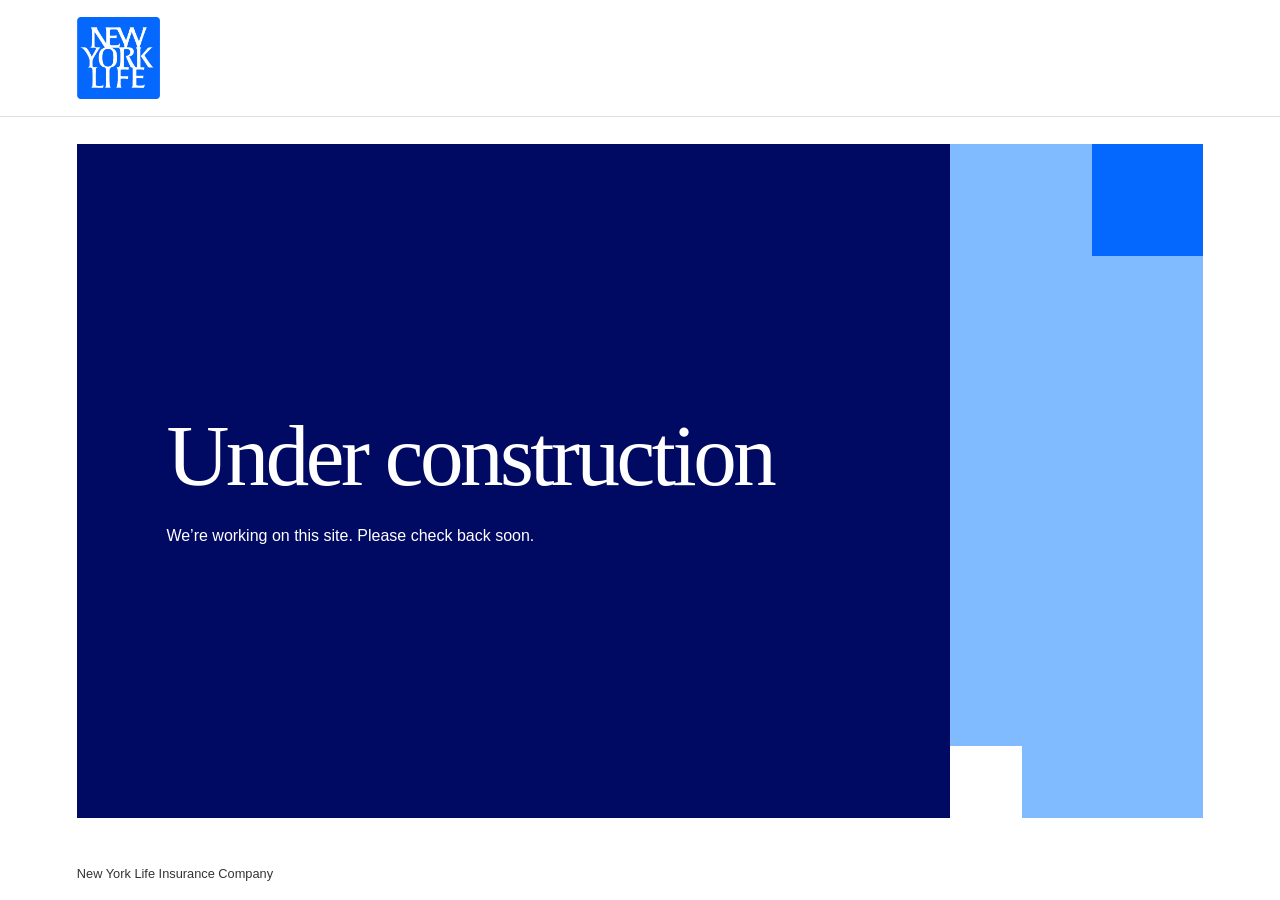
<file: index.html>
<!DOCTYPE html>
<html lang="en">
<head>
  <meta charset="UTF-8" />
  <meta name="viewport" content="width=device-width, initial-scale=1.0" />
  <meta name="robots" content="noindex, nofollow" />
  <meta name="theme-color" content="#0468FF" />
  <title>Under construction | New York Life</title>
  <link rel="icon" type="image/svg+xml" href="images/favicon.svg" />
  <style>
    :root {
      --nyl-blue: #0468FF;
      --nyl-dark-blue: #000A62;
      --nyl-light-blue: #80BAFF;
      --white: #FFFFFF;
      --black: #000000;
      --light-gray: #E3E0DD;
    }

    * { box-sizing: border-box; }

    html, body {
      width: 100%;
      height: 100%;
      margin: 0;
    }

    body {
      min-height: 100vh;
      min-height: 100dvh;
      background: var(--white);
      color: var(--black);
      font-family: Arial, Helvetica, sans-serif;
      -webkit-font-smoothing: antialiased;
    }

    .site-shell {
      height: 100vh;
      height: 100dvh;
      min-height: 620px;
      display: grid;
      grid-template-rows: auto minmax(0, 1fr) auto;
      overflow: hidden;
    }

    .site-header {
      display: flex;
      align-items: center;
      height: clamp(96px, 13vh, 124px);
      padding: 22px clamp(32px, 6vw, 88px);
      background: var(--white);
      border-bottom: 1px solid var(--light-gray);
      flex-shrink: 0;
    }

    .logo {
      display: block;
      width: clamp(70px, 6.5vw, 92px);
      height: auto;
    }

    .hero-wrap {
      min-height: 0;
      display: flex;
      padding: clamp(20px, 3vh, 34px) clamp(32px, 6vw, 88px) clamp(28px, 4vh, 44px);
    }

    .hero {
      position: relative;
      width: 100%;
      height: 100%;
      min-height: 0;
      display: grid;
      grid-template-columns: minmax(0, 1.55fr) minmax(220px, 0.45fr);
      overflow: hidden;
      background: var(--nyl-dark-blue);
    }

    .hero-copy {
      min-width: 0;
      display: flex;
      flex-direction: column;
      justify-content: center;
      padding: clamp(38px, 7vh, 76px) clamp(42px, 7vw, 112px);
      color: var(--white);
    }

    h1 {
      max-width: 780px;
      margin: 0;
      font-family: Georgia, "Times New Roman", serif;
      font-size: clamp(3.4rem, 6.8vw, 6.8rem);
      font-weight: 400;
      line-height: 0.96;
      letter-spacing: -0.04em;
    }

    .message {
      max-width: 620px;
      margin: clamp(22px, 3vh, 32px) 0 0;
      font-size: clamp(1rem, 1.25vw, 1.25rem);
      line-height: 1.5;
    }

    .accent {
      position: relative;
      background: var(--nyl-light-blue);
      overflow: hidden;
    }

    .accent::before {
      content: "";
      position: absolute;
      width: clamp(130px, 12vw, 190px);
      aspect-ratio: 1;
      right: -42px;
      top: -42px;
      background: var(--nyl-blue);
    }

    .accent::after {
      content: "";
      position: absolute;
      width: clamp(90px, 8vw, 130px);
      aspect-ratio: 1;
      left: -30px;
      bottom: -30px;
      background: var(--white);
    }

    .site-footer {
      min-height: 46px;
      display: flex;
      align-items: center;
      justify-content: space-between;
      gap: 24px;
      padding: 6px clamp(32px, 6vw, 88px) 12px;
      color: #333333;
      font-size: 0.8rem;
      line-height: 1.4;
    }

    @media (max-height: 760px) and (min-width: 761px) {
      .site-header {
        height: 88px;
        padding-top: 16px;
        padding-bottom: 16px;
      }

      .logo { width: 70px; }
      .hero-wrap { padding-top: 18px; padding-bottom: 28px; }
      .hero-copy { padding-top: 34px; padding-bottom: 34px; }
      h1 { font-size: clamp(3.2rem, 6vw, 5.8rem); }
      .message { margin-top: 20px; }
      .site-footer { min-height: 40px; padding-top: 8px; padding-bottom: 10px; }
    }

    @media (max-width: 760px) {
      .site-shell {
        height: auto;
        min-height: 100vh;
        min-height: 100dvh;
        overflow: visible;
      }

      .site-header {
        height: 92px;
      }

      .hero-wrap {
        padding: 20px 20px 24px;
      }

      .hero {
        min-height: 560px;
        height: auto;
        grid-template-columns: 1fr;
        grid-template-rows: minmax(0, 1fr) 96px;
      }

      .hero-copy {
        padding: 48px 30px 54px;
      }

      h1 {
        font-size: clamp(3.1rem, 15vw, 5rem);
      }

      .site-footer {
        flex-direction: column;
        align-items: flex-start;
        gap: 4px;
      }
    }
  </style>
</head>
<body>
<div class="site-shell">
  <header class="site-header" aria-label="New York Life">
    <img class="logo" src="images/logo.png" alt="New York Life" />
  </header>

  <main class="hero-wrap">
    <section class="hero" aria-labelledby="page-title">
      <div class="hero-copy">
        <h1 id="page-title">Under construction</h1>
        <p class="message">We’re working on this site. Please check back soon.</p>
      </div>
      <div class="accent" aria-hidden="true"></div>
    </section>
  </main>

  <footer class="site-footer">
    <span>New York Life Insurance Company</span>
  </footer>
</div>
</body>
</html>
</file>
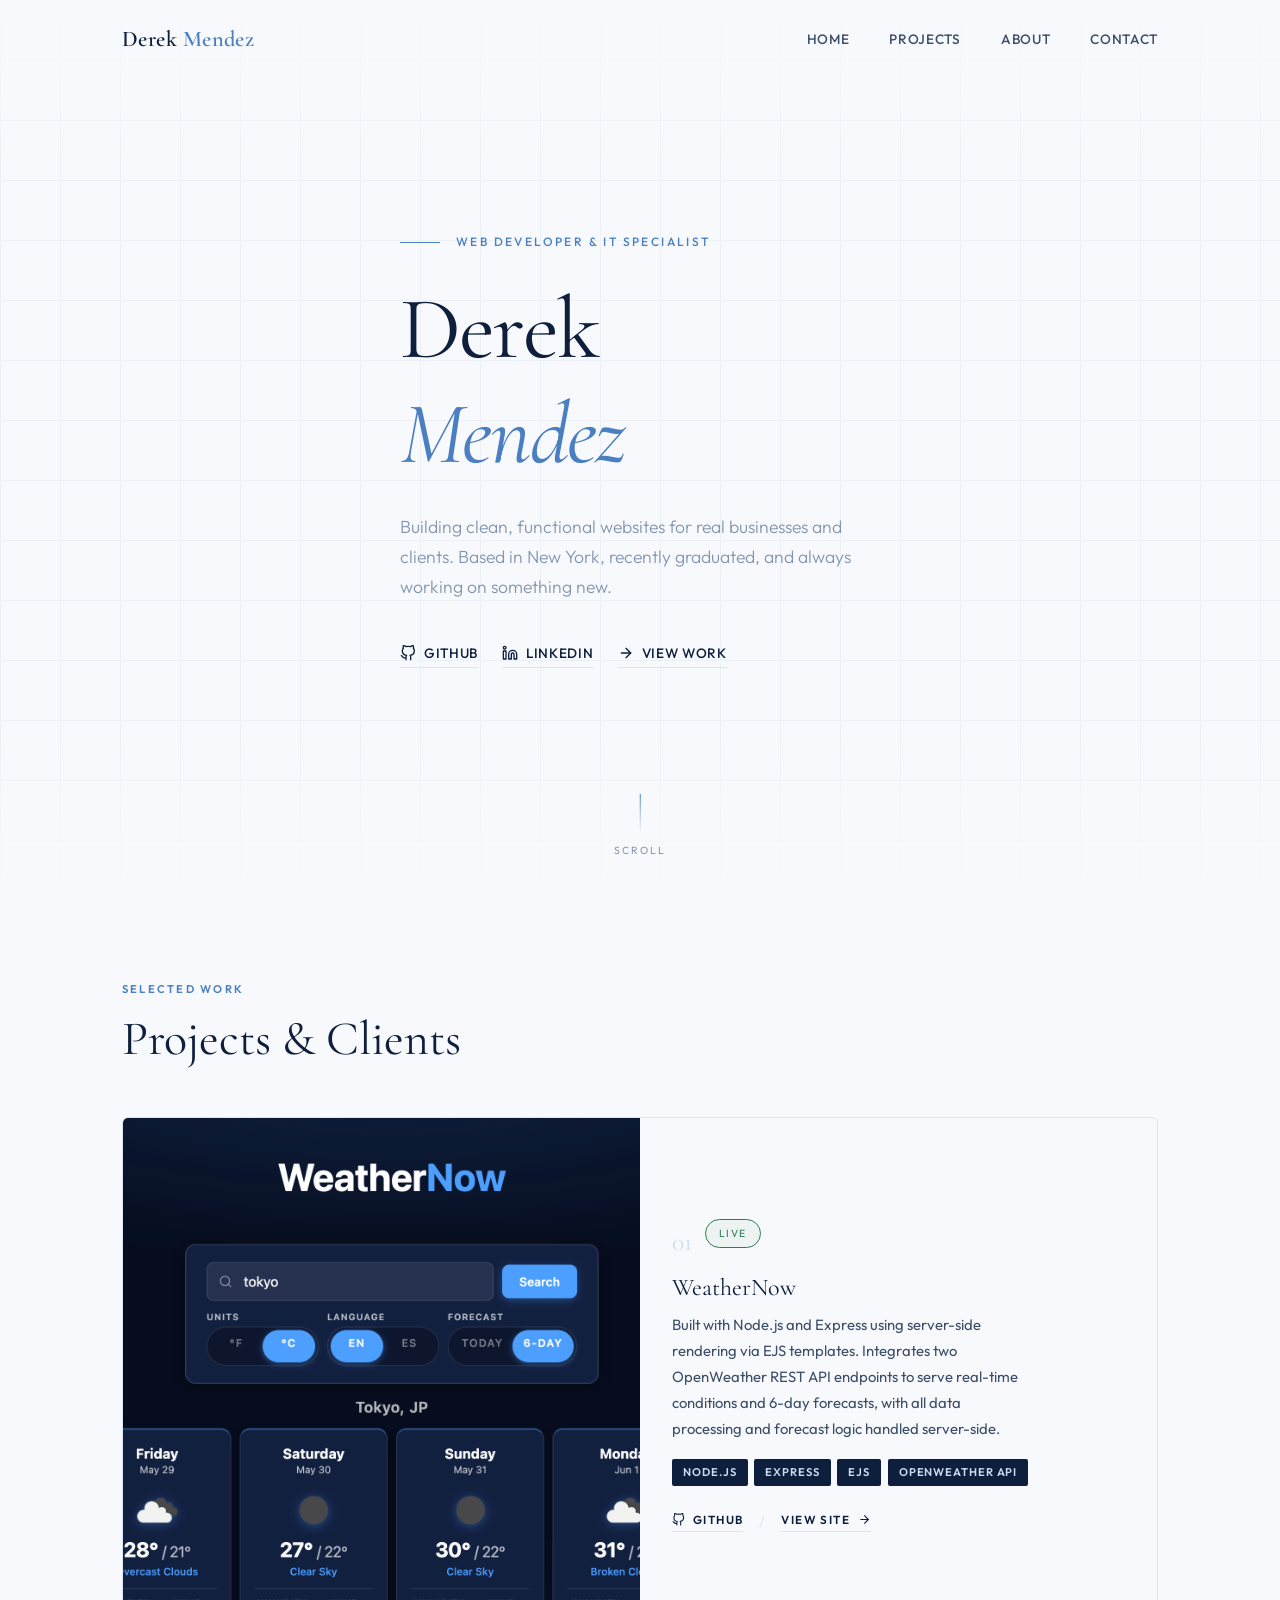
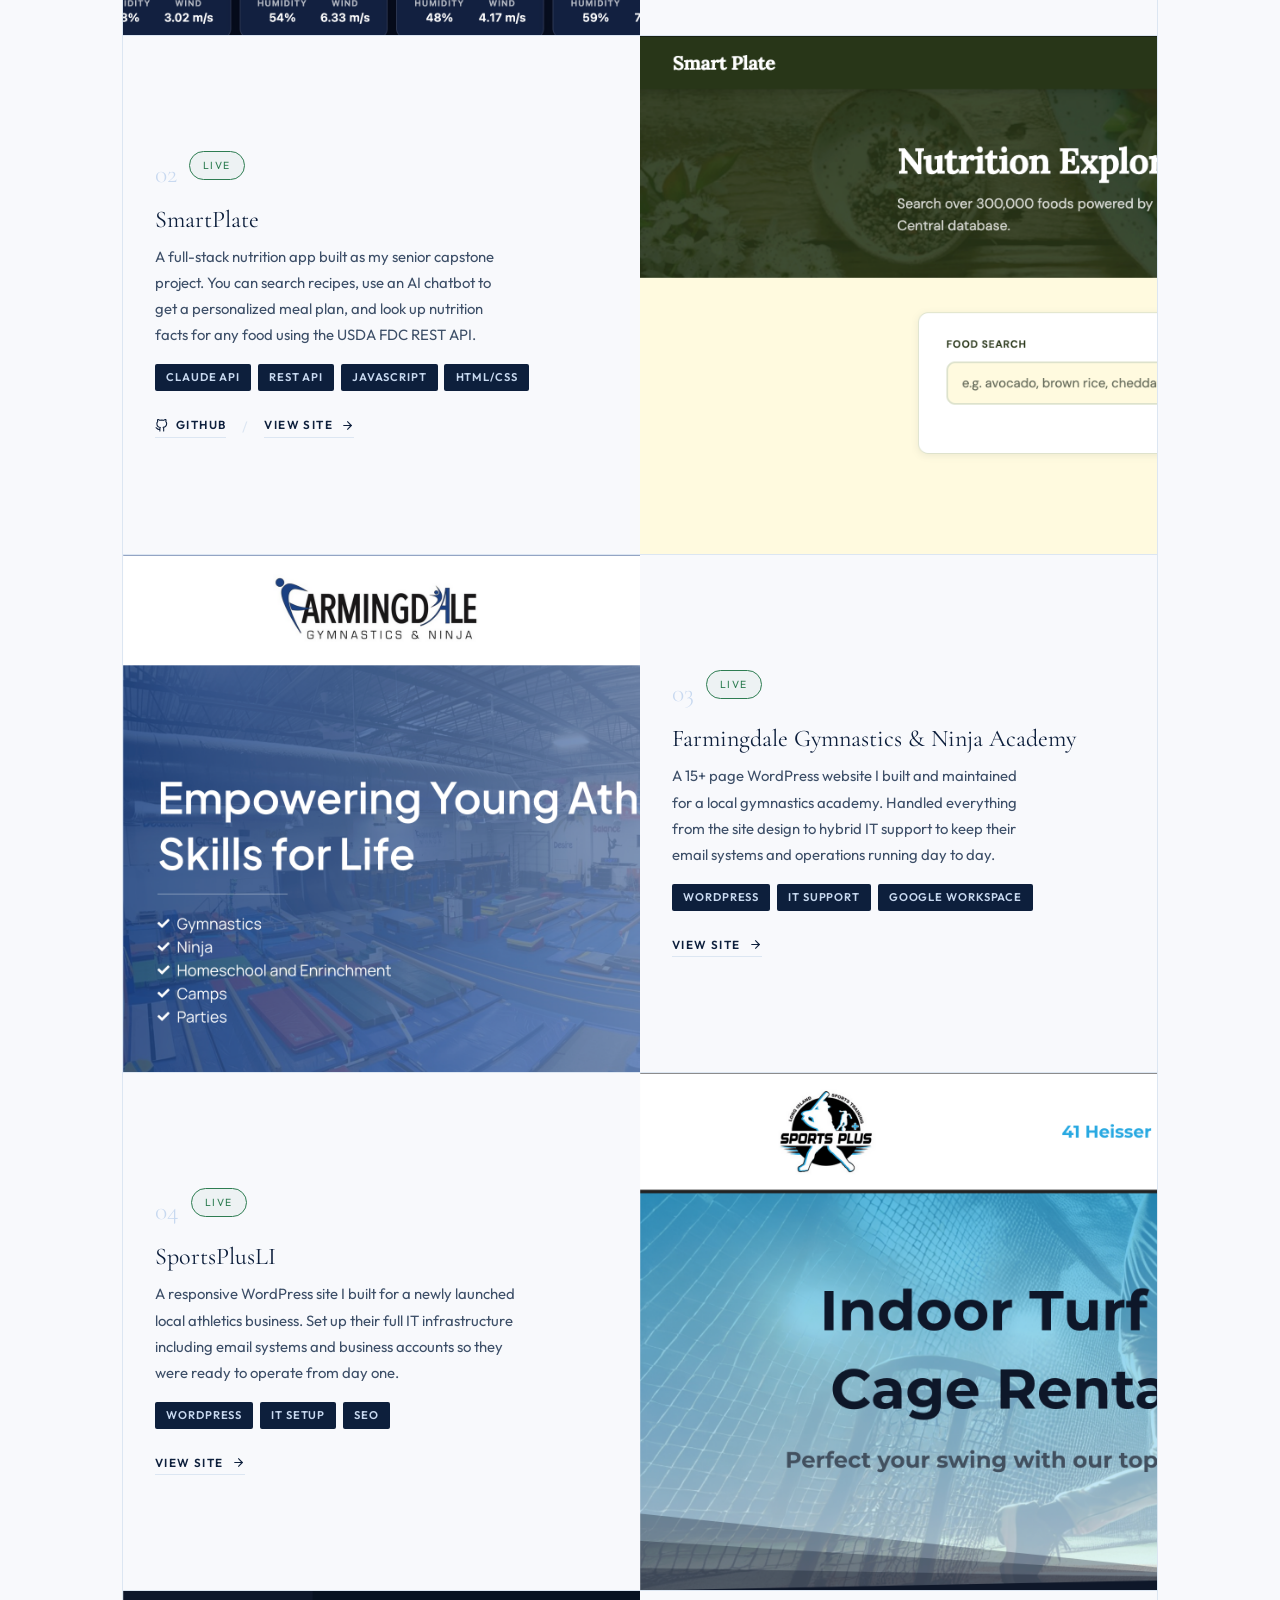
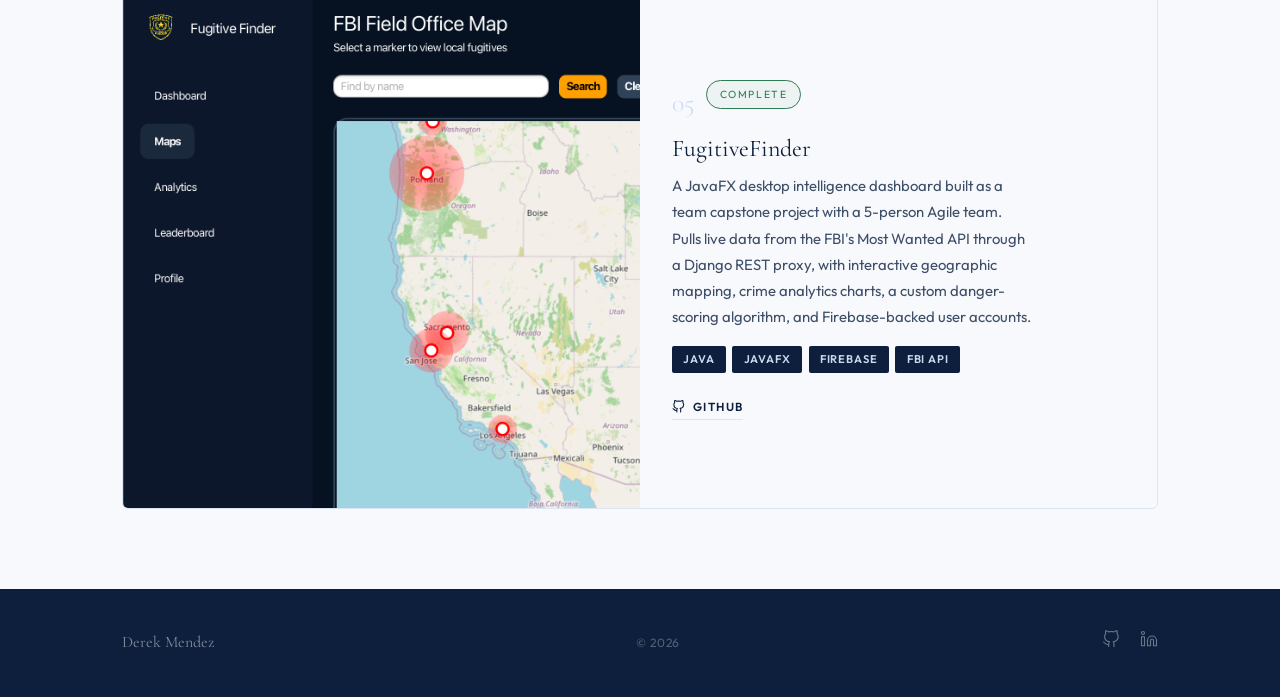
<file: pages/index.html>
<!--Derek Mendez Portfolio - index.html-->
<!DOCTYPE html>
<html lang="en">
<head>
  <meta charset="UTF-8" />
  <meta name="viewport" content="width=device-width, initial-scale=1.0" />
  <meta name="description" content="Derek Mendez - Web Developer & IT Specialist based in New York." />
  <title>Derek Mendez</title>
  <link rel="stylesheet" href="../css/style.css" />
</head>
<body>

<!--Navigation Top Bar-->
<nav>
  <div class="nav-inner">
    <a class="nav-logo" href="../index.html">Derek <span>Mendez</span></a>
    <ul class="nav-links">
      <li><a href="../index.html">Home</a></li>
      <li><a href="#projects">Projects</a></li>
      <li><a href="about.html">About</a></li>
      <li><a href="contact.html">Contact</a></li>
    </ul>
    <!--Hamburger for mobile-->
    <button class="hamburger" aria-label="Toggle menu">
      <span></span><span></span><span></span>
    </button>
  </div>
</nav>

<!--Mobile Menu-->
<div class="mobile-menu">
  <a href="../index.html">Home</a>
  <a href="#projects">Projects</a>
  <a href="about.html">About</a>
  <a href="contact.html">Contact</a>
</div>

<!--Hero Section-->
<section class="hero">
  <div class="container hero-content">
    <div class="hero-eyebrow">
      <span>Web Developer &amp; IT Specialist</span>
    </div>

    <h1>Derek<br /><em>Mendez</em></h1>

    <p class="hero-description">
      Building clean, functional websites for real businesses and clients.
      Based in New York, recently graduated, and always working on something new.
    </p>

    <!--Links in hero section-->
    <div class="hero-links">
      <a href="https://github.com/drkmz" target="_blank" rel="noopener">
        <!--GitHub icon-->
        <svg viewBox="0 0 24 24"><path d="M9 19c-5 1.5-5-2.5-7-3m14 6v-3.87a3.37 3.37 0 0 0-.94-2.61c3.14-.35 6.44-1.54 6.44-7A5.44 5.44 0 0 0 20 4.77 5.07 5.07 0 0 0 19.91 1S18.73.65 16 2.48a13.38 13.38 0 0 0-7 0C6.27.65 5.09 1 5.09 1A5.07 5.07 0 0 0 5 4.77a5.44 5.44 0 0 0-1.5 3.78c0 5.42 3.3 6.61 6.44 7A3.37 3.37 0 0 0 9 18.13V22"/></svg>
        GitHub
      </a>
      <a href="https://www.linkedin.com/in/derekmendez" target="_blank" rel="noopener">
        <!--LinkedIn icon-->
        <svg viewBox="0 0 24 24"><path d="M16 8a6 6 0 0 1 6 6v7h-4v-7a2 2 0 0 0-2-2 2 2 0 0 0-2 2v7h-4v-7a6 6 0 0 1 6-6z"/><rect x="2" y="9" width="4" height="12"/><circle cx="4" cy="4" r="2"/></svg>
        LinkedIn
      </a>
      <a href="#projects">
        <svg viewBox="0 0 24 24"><line x1="5" y1="12" x2="19" y2="12"/><polyline points="12 5 19 12 12 19"/></svg>
        View Work
      </a>
    </div>
  </div>

  <!--Scroll indicator-->
  <div class="hero-scroll">
    <div class="scroll-line"></div>
    <span>Scroll</span>
  </div>
</section>

<!--Projects Section-->
<section class="projects-section" id="projects">
  <div class="container">
    <span class="section-label">Selected Work</span>
    <h2>Projects &amp; Clients</h2>
  </div>

  <!--Project list - alternating image left/right, wrapped in container to keep it compact-->
  <div class="project-list-container">
    <div class="project-list">

      <!--Project 1 - WeatherNow-->
      <div class="project-row reveal">
        <div class="project-image">
          <a href="https://weathernow-sih1.onrender.com" target="_blank" rel="noopener">
            <img src="../images/WeatherNow.png" alt="WeatherNow weather app screenshot" />
            <div class="image-overlay"><span>Visit Site &rarr;</span></div>
          </a>
        </div>
        <div class="project-text">
          <div class="project-meta">
            <span class="project-num">01</span>
            <span class="project-status-badge status-live">Live</span>
          </div>
          <h3>WeatherNow</h3>
          <p>
            Built with Node.js and Express using server-side rendering via EJS templates.
            Integrates two OpenWeather REST API endpoints to serve real-time conditions and
            6-day forecasts, with all data processing and forecast logic handled server-side.
          </p>
          <div class="tech-stack">
            <span class="tech-tag">Node.js</span>
            <span class="tech-tag">Express</span>
            <span class="tech-tag">EJS</span>
            <span class="tech-tag">OpenWeather API</span>
          </div>
          <div class="project-links">
            <a href="https://github.com/drkmz/WeatherNow" target="_blank" rel="noopener" class="project-link">
              <svg viewBox="0 0 24 24"><path d="M9 19c-5 1.5-5-2.5-7-3m14 6v-3.87a3.37 3.37 0 0 0-.94-2.61c3.14-.35 6.44-1.54 6.44-7A5.44 5.44 0 0 0 20 4.77 5.07 5.07 0 0 0 19.91 1S18.73.65 16 2.48a13.38 13.38 0 0 0-7 0C6.27.65 5.09 1 5.09 1A5.07 5.07 0 0 0 5 4.77a5.44 5.44 0 0 0-1.5 3.78c0 5.42 3.3 6.61 6.44 7A3.37 3.37 0 0 0 9 18.13V22"/></svg>
              GitHub
            </a>
            <span class="project-links-sep">/</span>
            <a href="https://weathernow-sih1.onrender.com" target="_blank" rel="noopener" class="project-link">
              View Site
              <svg viewBox="0 0 24 24"><line x1="5" y1="12" x2="19" y2="12"/><polyline points="12 5 19 12 12 19"/></svg>
            </a>
          </div>
        </div>
      </div>

      <!--Project 2 - SmartPlate-->
      <div class="project-row project-row-reverse reveal">
        <div class="project-image">
          <div class="project-placeholder placeholder-smartplate">
            <a href="https://smartplate.site/" target="_blank" rel="noopener">
              <img src="../images/smartplate.png" alt="SmartPlate nutrition app screenshot" />
              <div class="image-overlay"><span>Visit Site &rarr;</span></div>
            </a>
          </div>
        </div>
        <div class="project-text">
          <div class="project-meta">
            <span class="project-num">02</span>
            <span class="project-status-badge status-live">Live</span>
          </div>
          <h3>SmartPlate</h3>
          <p>
            A full-stack nutrition app built as my senior capstone project. You can search recipes,
            use an AI chatbot to get a personalized meal plan, and look up nutrition
            facts for any food using the USDA FDC REST API.
          </p>
          <div class="tech-stack">
            <span class="tech-tag">Claude API</span>
            <span class="tech-tag">REST API</span>
            <span class="tech-tag">JavaScript</span>
            <span class="tech-tag">HTML/CSS</span>
          </div>
          <div class="project-links">
            <a href="https://github.com/drkmz/SmartPlate" target="_blank" rel="noopener" class="project-link">
              <svg viewBox="0 0 24 24"><path d="M9 19c-5 1.5-5-2.5-7-3m14 6v-3.87a3.37 3.37 0 0 0-.94-2.61c3.14-.35 6.44-1.54 6.44-7A5.44 5.44 0 0 0 20 4.77 5.07 5.07 0 0 0 19.91 1S18.73.65 16 2.48a13.38 13.38 0 0 0-7 0C6.27.65 5.09 1 5.09 1A5.07 5.07 0 0 0 5 4.77a5.44 5.44 0 0 0-1.5 3.78c0 5.42 3.3 6.61 6.44 7A3.37 3.37 0 0 0 9 18.13V22"/></svg>
              GitHub
            </a>
            <span class="project-links-sep">/</span>
            <a href="https://smartplate.site/" target="_blank" rel="noopener" class="project-link">
              View Site
              <svg viewBox="0 0 24 24"><line x1="5" y1="12" x2="19" y2="12"/><polyline points="12 5 19 12 12 19"/></svg>
            </a>
          </div>
        </div>
      </div>

      <!--Project 3 - Farmingdale Gymnastics-->
      <div class="project-row reveal">
        <div class="project-image">
          <a href="http://fgany.com" target="_blank" rel="noopener">
            <img src="../images/fgany.png" alt="Farmingdale Gymnastics and Ninja Academy website screenshot" />
            <div class="image-overlay"><span>Visit Site &rarr;</span></div>
          </a>
        </div>
        <div class="project-text">
          <div class="project-meta">
            <span class="project-num">03</span>
            <span class="project-status-badge status-live">Live</span>
          </div>
          <h3>Farmingdale Gymnastics &amp; Ninja Academy</h3>
          <p>
            A 15+ page WordPress website I built and maintained for a local gymnastics academy.
            Handled everything from the site design to hybrid IT support to keep
            their email systems and operations running day to day.
          </p>
          <div class="tech-stack">
            <span class="tech-tag">WordPress</span>
            <span class="tech-tag">IT Support</span>
            <span class="tech-tag">Google Workspace</span>
          </div>
          <a href="http://fgany.com" target="_blank" rel="noopener" class="project-link">
            View Site
            <svg viewBox="0 0 24 24"><line x1="5" y1="12" x2="19" y2="12"/><polyline points="12 5 19 12 12 19"/></svg>
          </a>
        </div>
      </div>

      <!--Project 4 - SportsPlusLI-->
      <div class="project-row project-row-reverse reveal">
        <div class="project-image">
          <a href="http://it.sportsplusli.com" target="_blank" rel="noopener">
            <img src="../images/sportsplusli.png" alt="SportsPlusLI website screenshot" />
            <div class="image-overlay"><span>Visit Site &rarr;</span></div>
          </a>
        </div>
        <div class="project-text">
          <div class="project-meta">
            <span class="project-num">04</span>
            <span class="project-status-badge status-live">Live</span>
          </div>
          <h3>SportsPlusLI</h3>
          <p>
            A responsive WordPress site I built for a newly launched local athletics business.
            Set up their full IT infrastructure including email systems and business accounts
            so they were ready to operate from day one.
          </p>
          <div class="tech-stack">
            <span class="tech-tag">WordPress</span>
            <span class="tech-tag">IT Setup</span>
            <span class="tech-tag">SEO</span>
          </div>
          <a href="http://it.sportsplusli.com" target="_blank" rel="noopener" class="project-link">
            View Site
            <svg viewBox="0 0 24 24"><line x1="5" y1="12" x2="19" y2="12"/><polyline points="12 5 19 12 12 19"/></svg>
          </a>
        </div>
      </div>

      <!--Project 5 - FugitiveFinder-->
      <div class="project-row reveal">
        <div class="project-image">
          <a href="https://github.com/drkmz/Fugitive-Finder" target="_blank" rel="noopener">
            <img src="../images/fugitivefinder.png" alt="FugitiveFinder desktop app screenshot" />
            <div class="image-overlay"><span>View on GitHub &rarr;</span></div>
          </a>
        </div>
        <div class="project-text">
          <div class="project-meta">
            <span class="project-num">05</span>
            <span class="project-status-badge status-live">Complete</span>
          </div>
          <h3>FugitiveFinder</h3>
          <p>
            A JavaFX desktop intelligence dashboard built as a team capstone project with a
            5-person Agile team. Pulls live data from the FBI's Most Wanted API through a Django
            REST proxy, with interactive geographic mapping, crime analytics charts, a custom
            danger-scoring algorithm, and Firebase-backed user accounts.
          </p>
          <div class="tech-stack">
            <span class="tech-tag">Java</span>
            <span class="tech-tag">JavaFX</span>
            <span class="tech-tag">Firebase</span>
            <span class="tech-tag">FBI API</span>
          </div>
          <a href="https://github.com/drkmz/Fugitive-Finder" target="_blank" rel="noopener" class="project-link">
            <svg viewBox="0 0 24 24"><path d="M9 19c-5 1.5-5-2.5-7-3m14 6v-3.87a3.37 3.37 0 0 0-.94-2.61c3.14-.35 6.44-1.54 6.44-7A5.44 5.44 0 0 0 20 4.77 5.07 5.07 0 0 0 19.91 1S18.73.65 16 2.48a13.38 13.38 0 0 0-7 0C6.27.65 5.09 1 5.09 1A5.07 5.07 0 0 0 5 4.77a5.44 5.44 0 0 0-1.5 3.78c0 5.42 3.3 6.61 6.44 7A3.37 3.37 0 0 0 9 18.13V22"/></svg>
            GitHub
          </a>
        </div>
      </div>

    </div><!--end project-list-->
  </div><!--end project-list-container-->
</section>

<!--Footer-->
<footer>
  <div class="footer-inner">
    <span class="footer-name">Derek Mendez</span>
    <span class="footer-copy">&copy; 2026</span>
    <div class="footer-socials">
      <a href="https://github.com/drkmz" target="_blank" rel="noopener" aria-label="GitHub">
        <svg viewBox="0 0 24 24"><path d="M9 19c-5 1.5-5-2.5-7-3m14 6v-3.87a3.37 3.37 0 0 0-.94-2.61c3.14-.35 6.44-1.54 6.44-7A5.44 5.44 0 0 0 20 4.77 5.07 5.07 0 0 0 19.91 1S18.73.65 16 2.48a13.38 13.38 0 0 0-7 0C6.27.65 5.09 1 5.09 1A5.07 5.07 0 0 0 5 4.77a5.44 5.44 0 0 0-1.5 3.78c0 5.42 3.3 6.61 6.44 7A3.37 3.37 0 0 0 9 18.13V22"/></svg>
      </a>
      <a href="https://www.linkedin.com/in/derekmendez" target="_blank" rel="noopener" aria-label="LinkedIn">
        <svg viewBox="0 0 24 24"><path d="M16 8a6 6 0 0 1 6 6v7h-4v-7a2 2 0 0 0-2-2 2 2 0 0 0-2 2v7h-4v-7a6 6 0 0 1 6-6z"/><rect x="2" y="9" width="4" height="12"/><circle cx="4" cy="4" r="2"/></svg>
      </a>
    </div>
  </div>
</footer>
<!--Inject js scrip-->
<script src="../js/main.js"></script>
</body>
</html>
</file>
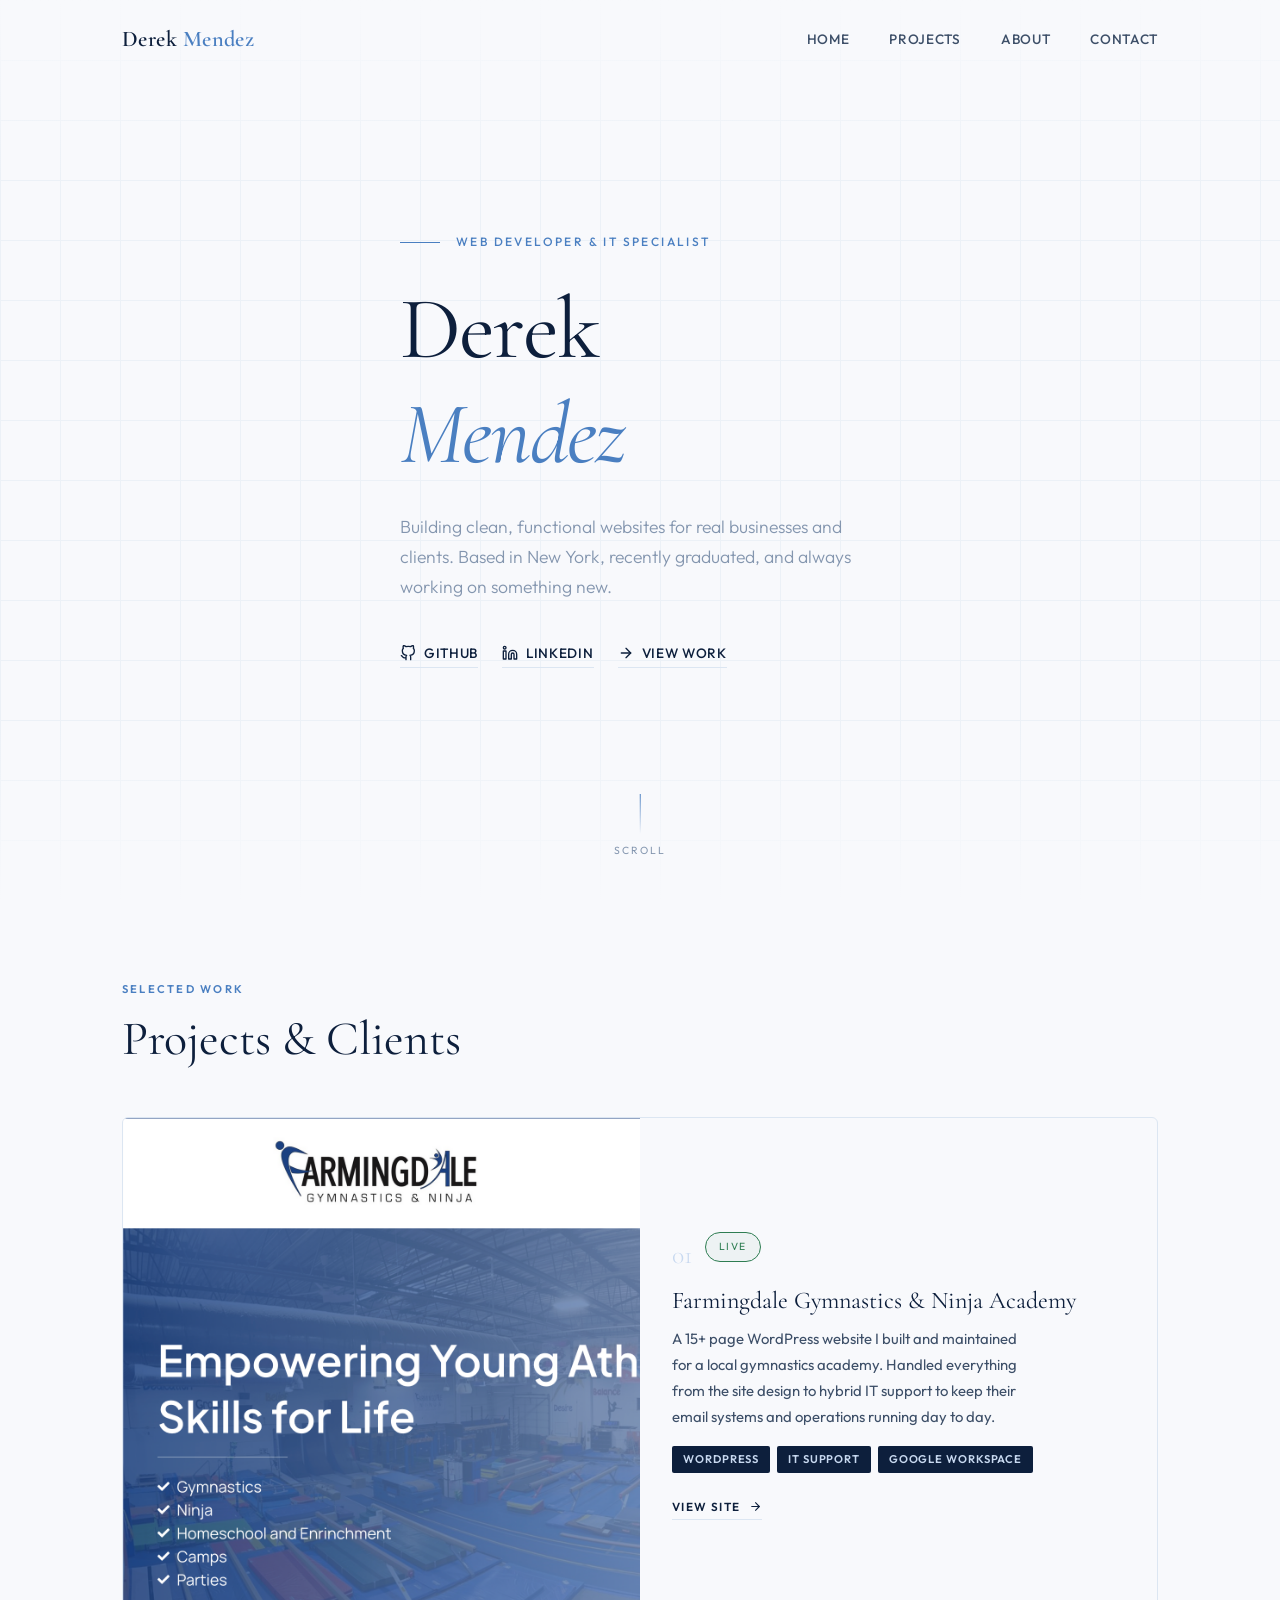
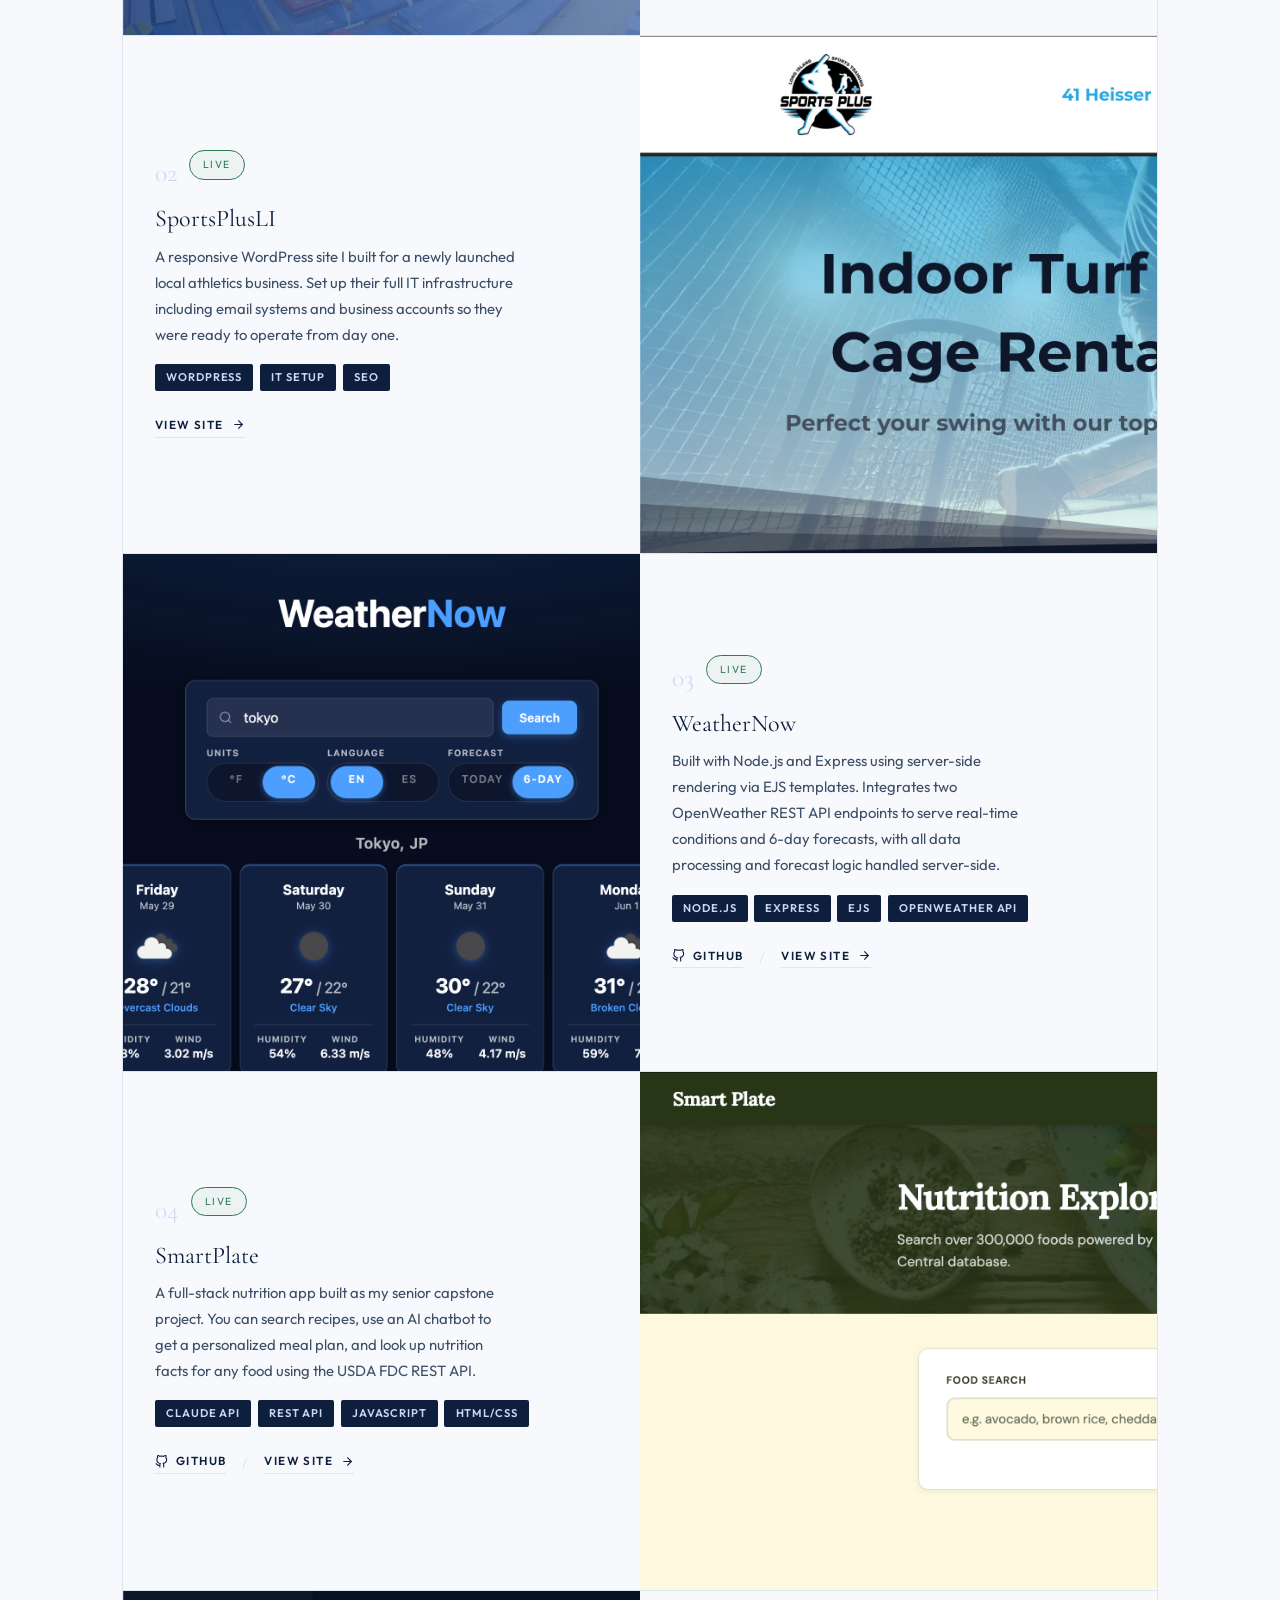
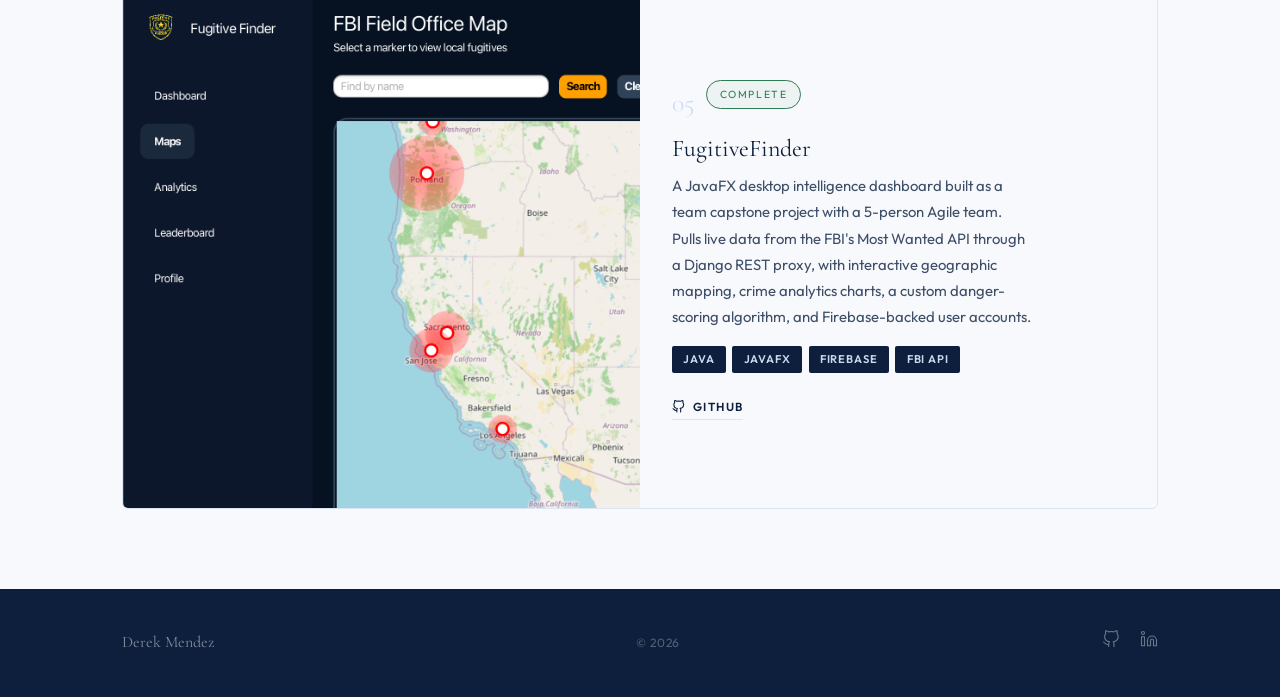
<file: websites/index.html>
<!--Derek Mendez Portfolio - websites.html-->
<!DOCTYPE html>
<html lang="en">
<head>
  <meta charset="UTF-8" />
  <meta name="viewport" content="width=device-width, initial-scale=1.0" />
  <meta name="description" content="Derek Mendez - Web Developer & IT Specialist based in New York." />
  <title>Derek Mendez</title>
  <link rel="stylesheet" href="../css/style.css" />
</head>
<body>

<!--Navigation Top Bar-->
<nav>
  <div class="nav-inner">
    <a class="nav-logo" href="../index.html">Derek <span>Mendez</span></a>
    <ul class="nav-links">
      <li><a href="../index.html">Home</a></li>
      <li><a href="#projects">Projects</a></li>
      <li><a href="about.html">About</a></li>
      <li><a href="contact.html">Contact</a></li>
    </ul>
    <!--Hamburger for mobile-->
    <button class="hamburger" aria-label="Toggle menu">
      <span></span><span></span><span></span>
    </button>
  </div>
</nav>

<!--Mobile Menu-->
<div class="mobile-menu">
  <a href="../index.html">Home</a>
  <a href="#projects">Projects</a>
  <a href="about.html">About</a>
  <a href="contact.html">Contact</a>
</div>

<!--Hero Section-->
<section class="hero">
  <div class="container hero-content">
    <div class="hero-eyebrow">
      <span>Web Developer &amp; IT Specialist</span>
    </div>

    <h1>Derek<br /><em>Mendez</em></h1>

    <p class="hero-description">
      Building clean, functional websites for real businesses and clients.
      Based in New York, recently graduated, and always working on something new.
    </p>

    <!--Links in hero section-->
    <div class="hero-links">
      <a href="https://github.com/drkmz" target="_blank" rel="noopener">
        <!--GitHub icon-->
        <svg viewBox="0 0 24 24"><path d="M9 19c-5 1.5-5-2.5-7-3m14 6v-3.87a3.37 3.37 0 0 0-.94-2.61c3.14-.35 6.44-1.54 6.44-7A5.44 5.44 0 0 0 20 4.77 5.07 5.07 0 0 0 19.91 1S18.73.65 16 2.48a13.38 13.38 0 0 0-7 0C6.27.65 5.09 1 5.09 1A5.07 5.07 0 0 0 5 4.77a5.44 5.44 0 0 0-1.5 3.78c0 5.42 3.3 6.61 6.44 7A3.37 3.37 0 0 0 9 18.13V22"/></svg>
        GitHub
      </a>
      <a href="https://www.linkedin.com/in/derekmendez" target="_blank" rel="noopener">
        <!--LinkedIn icon-->
        <svg viewBox="0 0 24 24"><path d="M16 8a6 6 0 0 1 6 6v7h-4v-7a2 2 0 0 0-2-2 2 2 0 0 0-2 2v7h-4v-7a6 6 0 0 1 6-6z"/><rect x="2" y="9" width="4" height="12"/><circle cx="4" cy="4" r="2"/></svg>
        LinkedIn
      </a>
      <a href="#projects">
        <svg viewBox="0 0 24 24"><line x1="5" y1="12" x2="19" y2="12"/><polyline points="12 5 19 12 12 19"/></svg>
        View Work
      </a>
    </div>
  </div>

  <!--Scroll indicator-->
  <div class="hero-scroll">
    <div class="scroll-line"></div>
    <span>Scroll</span>
  </div>
</section>

<!--Projects Section-->
<section class="projects-section" id="projects">
  <div class="container">
    <span class="section-label">Selected Work</span>
    <h2>Projects &amp; Clients</h2>
  </div>

  <!--Project list - alternating image left/right, wrapped in container to keep it compact-->
  <div class="project-list-container">
    <div class="project-list">

      <!--Project 1 - Farmingdale Gymnastics-->
      <div class="project-row reveal">
        <div class="project-image">
          <a href="http://fgany.com" target="_blank" rel="noopener">
            <img src="../images/fgany.png" alt="Farmingdale Gymnastics and Ninja Academy website screenshot" />
            <div class="image-overlay"><span>Visit Site &rarr;</span></div>
          </a>
        </div>
        <div class="project-text">
          <div class="project-meta">
            <span class="project-num">01</span>
            <span class="project-status-badge status-live">Live</span>
          </div>
          <h3>Farmingdale Gymnastics &amp; Ninja Academy</h3>
          <p>
            A 15+ page WordPress website I built and maintained for a local gymnastics academy.
            Handled everything from the site design to hybrid IT support to keep
            their email systems and operations running day to day.
          </p>
          <div class="tech-stack">
            <span class="tech-tag">WordPress</span>
            <span class="tech-tag">IT Support</span>
            <span class="tech-tag">Google Workspace</span>
          </div>
          <a href="http://fgany.com" target="_blank" rel="noopener" class="project-link">
            View Site
            <svg viewBox="0 0 24 24"><line x1="5" y1="12" x2="19" y2="12"/><polyline points="12 5 19 12 12 19"/></svg>
          </a>
        </div>
      </div>

      <!--Project 2 - SportsPlusLI-->
      <div class="project-row project-row-reverse reveal">
        <div class="project-image">
          <a href="http://it.sportsplusli.com" target="_blank" rel="noopener">
            <img src="../images/sportsplusli.png" alt="SportsPlusLI website screenshot" />
            <div class="image-overlay"><span>Visit Site &rarr;</span></div>
          </a>
        </div>
        <div class="project-text">
          <div class="project-meta">
            <span class="project-num">02</span>
            <span class="project-status-badge status-live">Live</span>
          </div>
          <h3>SportsPlusLI</h3>
          <p>
            A responsive WordPress site I built for a newly launched local athletics business.
            Set up their full IT infrastructure including email systems and business accounts
            so they were ready to operate from day one.
          </p>
          <div class="tech-stack">
            <span class="tech-tag">WordPress</span>
            <span class="tech-tag">IT Setup</span>
            <span class="tech-tag">SEO</span>
          </div>
          <a href="http://it.sportsplusli.com" target="_blank" rel="noopener" class="project-link">
            View Site
            <svg viewBox="0 0 24 24"><line x1="5" y1="12" x2="19" y2="12"/><polyline points="12 5 19 12 12 19"/></svg>
          </a>
        </div>
      </div>

      <!--Project 3 - WeatherNow-->
      <div class="project-row reveal">
        <div class="project-image">
          <a href="https://weathernow-sih1.onrender.com" target="_blank" rel="noopener">
            <img src="../images/WeatherNow.png" alt="WeatherNow weather app screenshot" />
            <div class="image-overlay"><span>Visit Site &rarr;</span></div>
          </a>
        </div>
        <div class="project-text">
          <div class="project-meta">
            <span class="project-num">03</span>
            <span class="project-status-badge status-live">Live</span>
          </div>
          <h3>WeatherNow</h3>
          <p>
            Built with Node.js and Express using server-side rendering via EJS templates.
            Integrates two OpenWeather REST API endpoints to serve real-time conditions and
            6-day forecasts, with all data processing and forecast logic handled server-side.
          </p>
          <div class="tech-stack">
            <span class="tech-tag">Node.js</span>
            <span class="tech-tag">Express</span>
            <span class="tech-tag">EJS</span>
            <span class="tech-tag">OpenWeather API</span>
          </div>
          <div class="project-links">
            <a href="https://github.com/drkmz/WeatherNow" target="_blank" rel="noopener" class="project-link">
              <svg viewBox="0 0 24 24"><path d="M9 19c-5 1.5-5-2.5-7-3m14 6v-3.87a3.37 3.37 0 0 0-.94-2.61c3.14-.35 6.44-1.54 6.44-7A5.44 5.44 0 0 0 20 4.77 5.07 5.07 0 0 0 19.91 1S18.73.65 16 2.48a13.38 13.38 0 0 0-7 0C6.27.65 5.09 1 5.09 1A5.07 5.07 0 0 0 5 4.77a5.44 5.44 0 0 0-1.5 3.78c0 5.42 3.3 6.61 6.44 7A3.37 3.37 0 0 0 9 18.13V22"/></svg>
              GitHub
            </a>
            <span class="project-links-sep">/</span>
            <a href="https://weathernow-sih1.onrender.com" target="_blank" rel="noopener" class="project-link">
              View Site
              <svg viewBox="0 0 24 24"><line x1="5" y1="12" x2="19" y2="12"/><polyline points="12 5 19 12 12 19"/></svg>
            </a>
          </div>
        </div>
      </div>

      <!--Project 4 - SmartPlate-->
      <div class="project-row project-row-reverse reveal">
        <div class="project-image">
          <div class="project-placeholder placeholder-smartplate">
            <a href="https://smartplate.site/" target="_blank" rel="noopener">
              <img src="../images/smartplate.png" alt="SmartPlate nutrition app screenshot" />
              <div class="image-overlay"><span>Visit Site &rarr;</span></div>
            </a>
          </div>
        </div>
        <div class="project-text">
          <div class="project-meta">
            <span class="project-num">04</span>
            <span class="project-status-badge status-live">Live</span>
          </div>
          <h3>SmartPlate</h3>
          <p>
            A full-stack nutrition app built as my senior capstone project. You can search recipes,
            use an AI chatbot to get a personalized meal plan, and look up nutrition
            facts for any food using the USDA FDC REST API.
          </p>
          <div class="tech-stack">
            <span class="tech-tag">Claude API</span>
            <span class="tech-tag">REST API</span>
            <span class="tech-tag">JavaScript</span>
            <span class="tech-tag">HTML/CSS</span>
          </div>
          <div class="project-links">
            <a href="https://github.com/drkmz/SmartPlate" target="_blank" rel="noopener" class="project-link">
              <svg viewBox="0 0 24 24"><path d="M9 19c-5 1.5-5-2.5-7-3m14 6v-3.87a3.37 3.37 0 0 0-.94-2.61c3.14-.35 6.44-1.54 6.44-7A5.44 5.44 0 0 0 20 4.77 5.07 5.07 0 0 0 19.91 1S18.73.65 16 2.48a13.38 13.38 0 0 0-7 0C6.27.65 5.09 1 5.09 1A5.07 5.07 0 0 0 5 4.77a5.44 5.44 0 0 0-1.5 3.78c0 5.42 3.3 6.61 6.44 7A3.37 3.37 0 0 0 9 18.13V22"/></svg>
              GitHub
            </a>
            <span class="project-links-sep">/</span>
            <a href="https://smartplate.site/" target="_blank" rel="noopener" class="project-link">
              View Site
              <svg viewBox="0 0 24 24"><line x1="5" y1="12" x2="19" y2="12"/><polyline points="12 5 19 12 12 19"/></svg>
            </a>
          </div>
        </div>
      </div>

      <!--Project 5 - FugitiveFinder-->
      <div class="project-row reveal">
        <div class="project-image">
          <a href="https://github.com/drkmz/Fugitive-Finder" target="_blank" rel="noopener">
            <img src="../images/fugitivefinder.png" alt="FugitiveFinder desktop app screenshot" />
            <div class="image-overlay"><span>View on GitHub &rarr;</span></div>
          </a>
        </div>
        <div class="project-text">
          <div class="project-meta">
            <span class="project-num">05</span>
            <span class="project-status-badge status-live">Complete</span>
          </div>
          <h3>FugitiveFinder</h3>
          <p>
            A JavaFX desktop intelligence dashboard built as a team capstone project with a
            5-person Agile team. Pulls live data from the FBI's Most Wanted API through a Django
            REST proxy, with interactive geographic mapping, crime analytics charts, a custom
            danger-scoring algorithm, and Firebase-backed user accounts.
          </p>
          <div class="tech-stack">
            <span class="tech-tag">Java</span>
            <span class="tech-tag">JavaFX</span>
            <span class="tech-tag">Firebase</span>
            <span class="tech-tag">FBI API</span>
          </div>
          <a href="https://github.com/drkmz/Fugitive-Finder" target="_blank" rel="noopener" class="project-link">
            <svg viewBox="0 0 24 24"><path d="M9 19c-5 1.5-5-2.5-7-3m14 6v-3.87a3.37 3.37 0 0 0-.94-2.61c3.14-.35 6.44-1.54 6.44-7A5.44 5.44 0 0 0 20 4.77 5.07 5.07 0 0 0 19.91 1S18.73.65 16 2.48a13.38 13.38 0 0 0-7 0C6.27.65 5.09 1 5.09 1A5.07 5.07 0 0 0 5 4.77a5.44 5.44 0 0 0-1.5 3.78c0 5.42 3.3 6.61 6.44 7A3.37 3.37 0 0 0 9 18.13V22"/></svg>
            GitHub
          </a>
        </div>
      </div>

    </div><!--end project-list-->
  </div><!--end project-list-container-->
</section>

<!--Footer-->
<footer>
  <div class="footer-inner">
    <span class="footer-name">Derek Mendez</span>
    <span class="footer-copy">&copy; 2026</span>
    <div class="footer-socials">
      <a href="https://github.com/drkmz" target="_blank" rel="noopener" aria-label="GitHub">
        <svg viewBox="0 0 24 24"><path d="M9 19c-5 1.5-5-2.5-7-3m14 6v-3.87a3.37 3.37 0 0 0-.94-2.61c3.14-.35 6.44-1.54 6.44-7A5.44 5.44 0 0 0 20 4.77 5.07 5.07 0 0 0 19.91 1S18.73.65 16 2.48a13.38 13.38 0 0 0-7 0C6.27.65 5.09 1 5.09 1A5.07 5.07 0 0 0 5 4.77a5.44 5.44 0 0 0-1.5 3.78c0 5.42 3.3 6.61 6.44 7A3.37 3.37 0 0 0 9 18.13V22"/></svg>
      </a>
      <a href="https://www.linkedin.com/in/derekmendez" target="_blank" rel="noopener" aria-label="LinkedIn">
        <svg viewBox="0 0 24 24"><path d="M16 8a6 6 0 0 1 6 6v7h-4v-7a2 2 0 0 0-2-2 2 2 0 0 0-2 2v7h-4v-7a6 6 0 0 1 6-6z"/><rect x="2" y="9" width="4" height="12"/><circle cx="4" cy="4" r="2"/></svg>
      </a>
    </div>
  </div>
</footer>
<!--Inject js scrip-->
<script src="../js/main.js"></script>
</body>
</html>
</file>
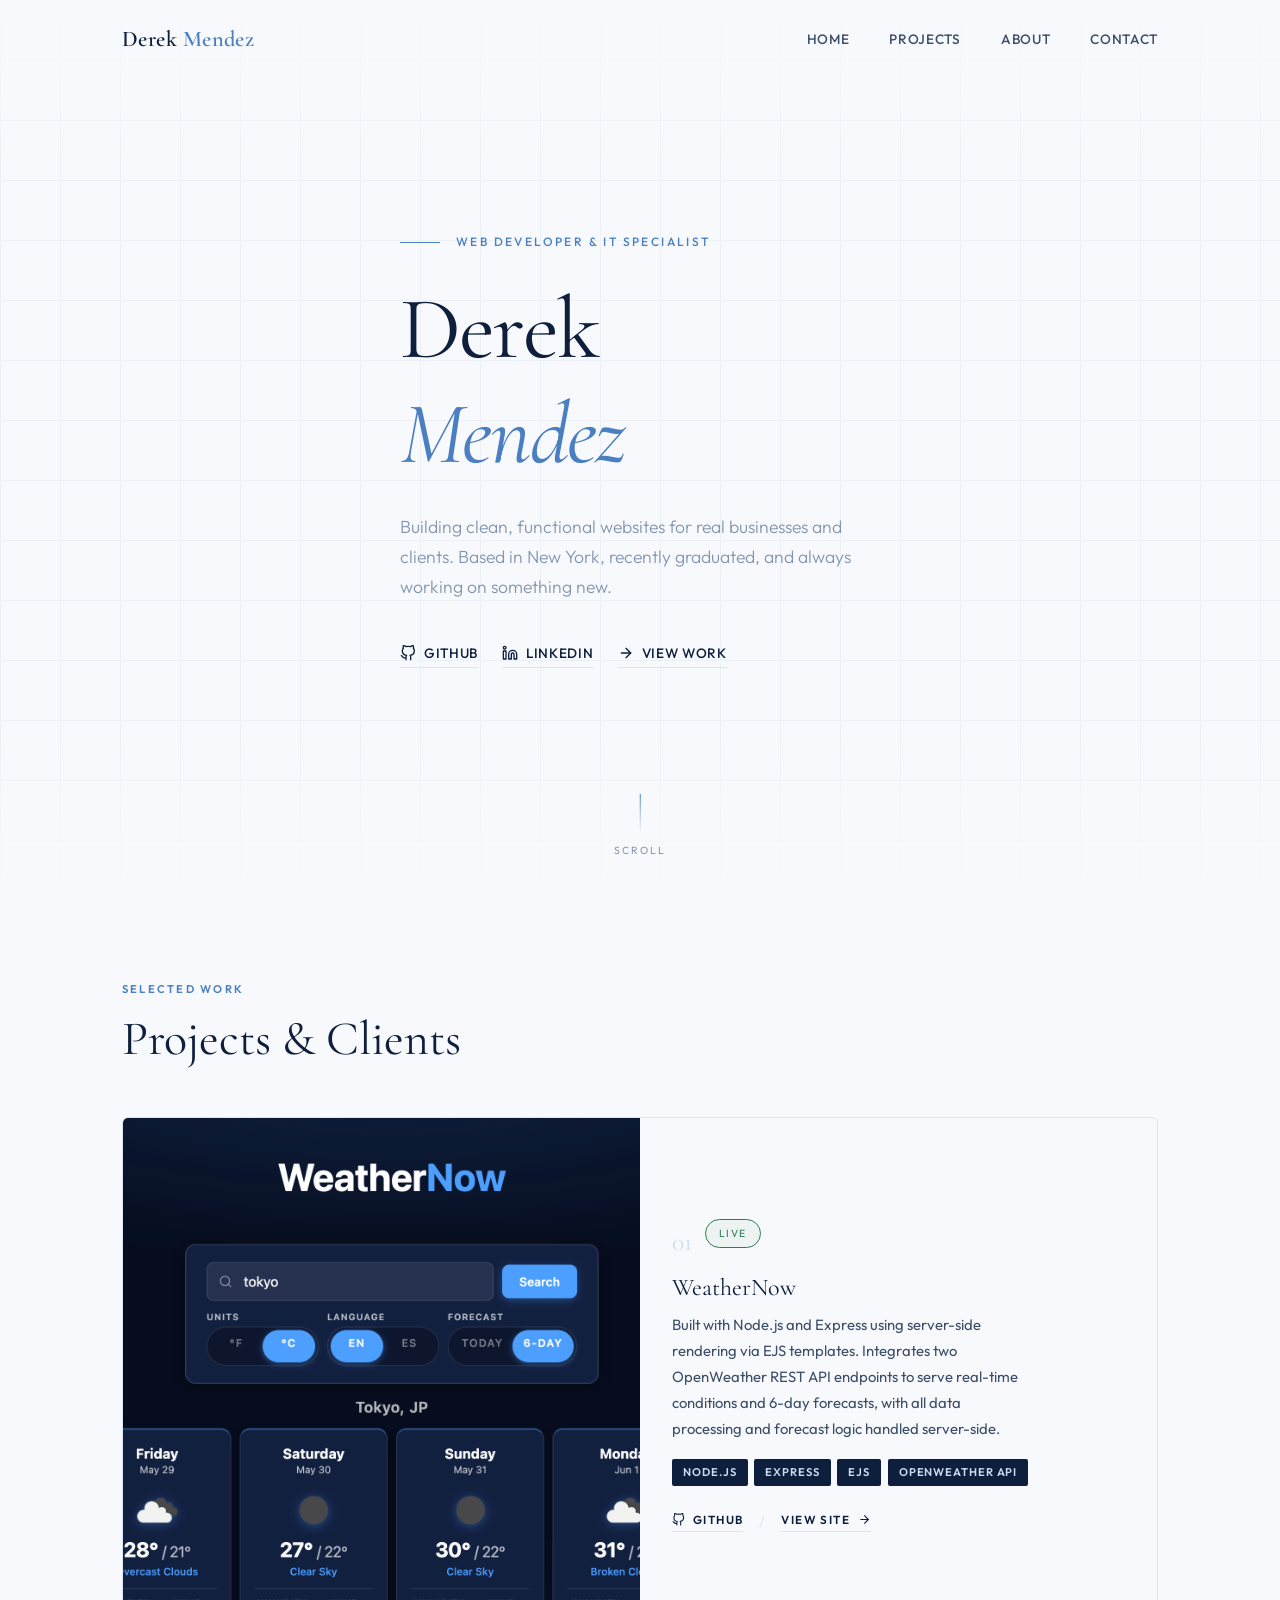
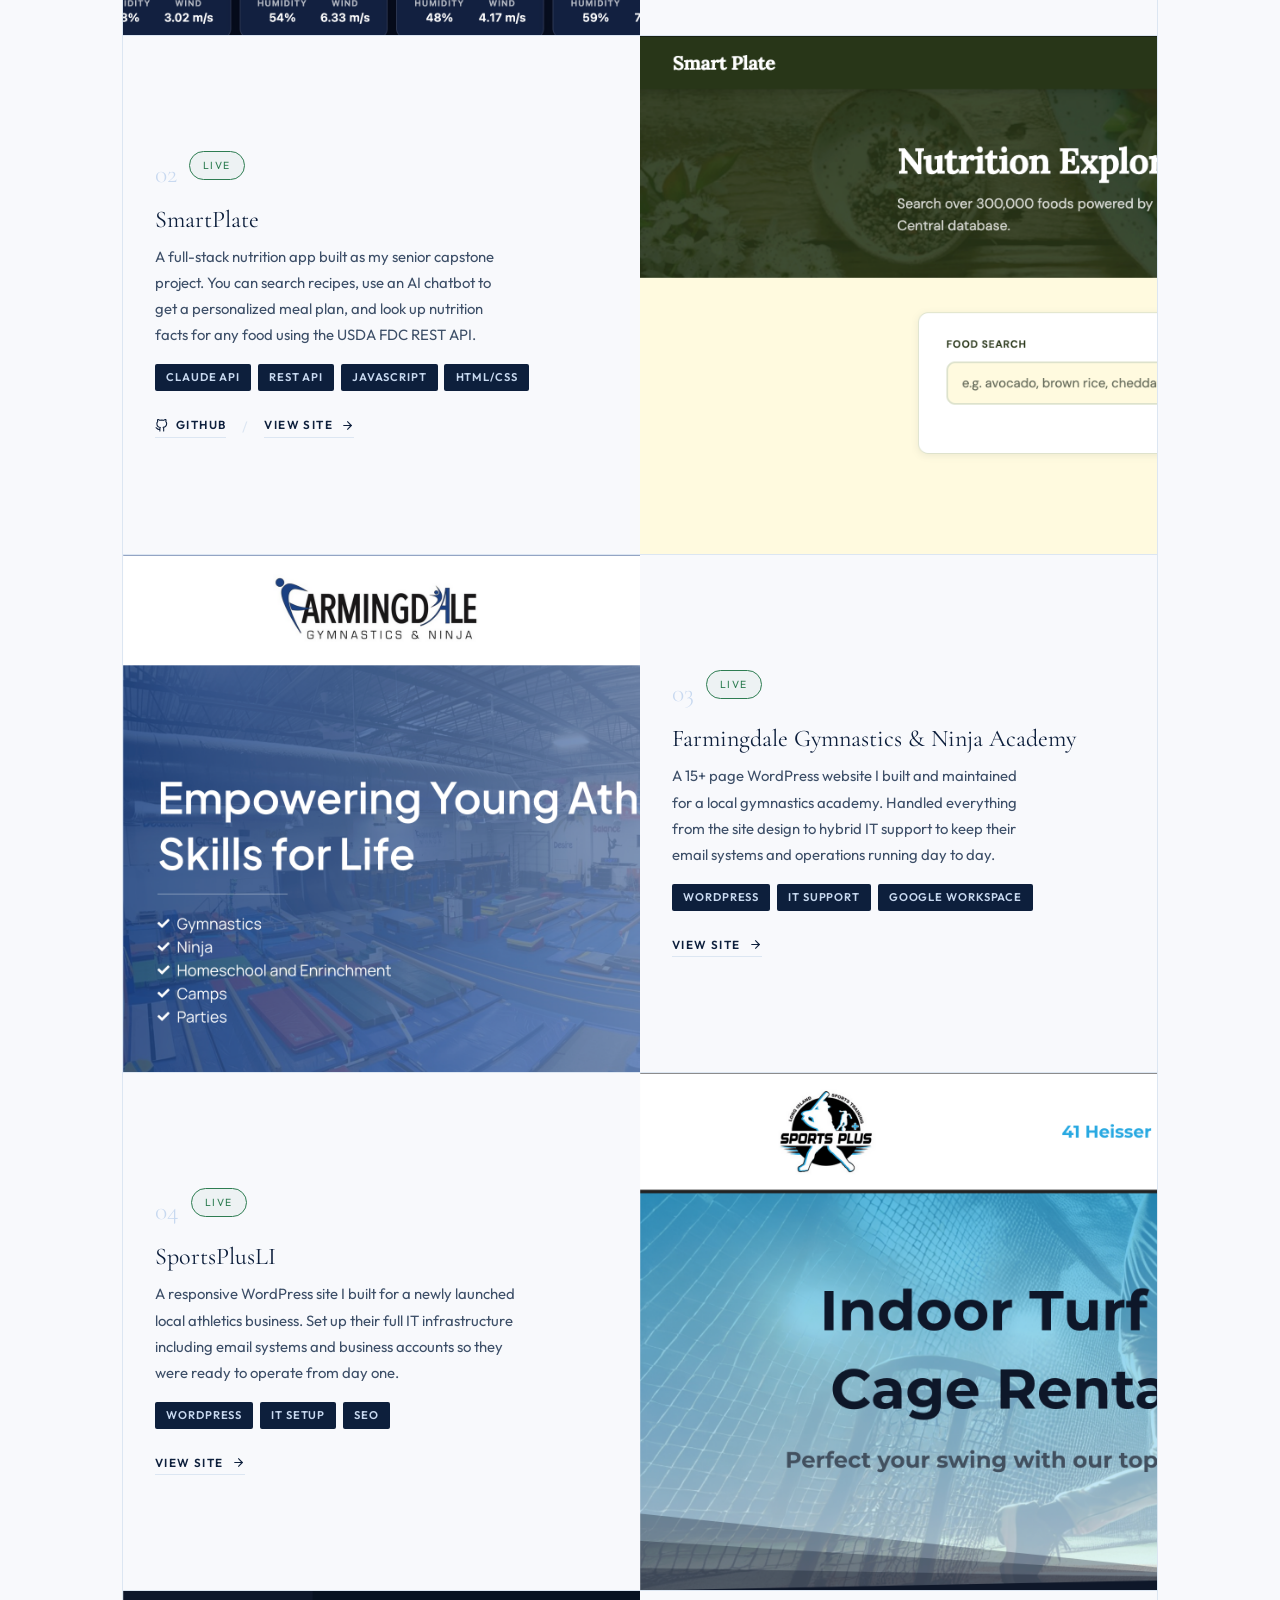
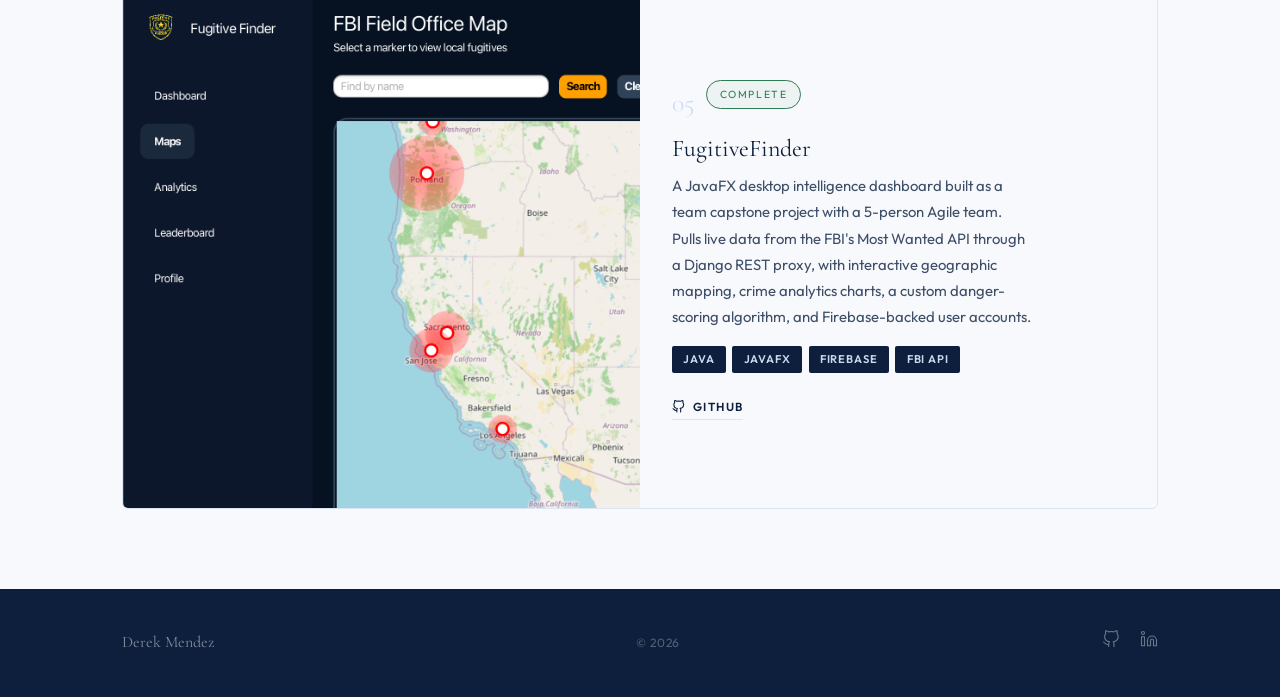
<file: websites.html>
<!--Derek Mendez Portfolio - websites.html-->
<!DOCTYPE html>
<html lang="en">
<head>
  <meta charset="UTF-8" />
  <meta name="viewport" content="width=device-width, initial-scale=1.0" />
  <meta name="description" content="Derek Mendez - Web Developer & IT Specialist based in New York." />
  <title>Derek Mendez</title>
  <link rel="stylesheet" href="css/style.css" />
</head>
<body>

<!--Navigation Top Bar-->
<nav>
  <div class="nav-inner">
    <a class="nav-logo" href="index.html">Derek <span>Mendez</span></a>
    <ul class="nav-links">
      <li><a href="index.html">Home</a></li>
      <li><a href="#projects">Projects</a></li>
      <li><a href="pages/about.html">About</a></li>
      <li><a href="pages/contact.html">Contact</a></li>
    </ul>
    <!--Hamburger for mobile-->
    <button class="hamburger" aria-label="Toggle menu">
      <span></span><span></span><span></span>
    </button>
  </div>
</nav>

<!--Mobile Menu-->
<div class="mobile-menu">
  <a href="index.html">Home</a>
  <a href="#projects">Projects</a>
  <a href="pages/about.html">About</a>
  <a href="pages/contact.html">Contact</a>
</div>

<!--Hero Section-->
<section class="hero">
  <div class="container hero-content">
    <div class="hero-eyebrow">
      <span>Web Developer &amp; IT Specialist</span>
    </div>

    <h1>Derek<br /><em>Mendez</em></h1>

    <p class="hero-description">
      Building clean, functional websites for real businesses and clients.
      Based in New York, recently graduated, and always working on something new.
    </p>

    <!--Links in hero section-->
    <div class="hero-links">
      <a href="https://github.com/drkmz" target="_blank" rel="noopener">
        <!--GitHub icon-->
        <svg viewBox="0 0 24 24"><path d="M9 19c-5 1.5-5-2.5-7-3m14 6v-3.87a3.37 3.37 0 0 0-.94-2.61c3.14-.35 6.44-1.54 6.44-7A5.44 5.44 0 0 0 20 4.77 5.07 5.07 0 0 0 19.91 1S18.73.65 16 2.48a13.38 13.38 0 0 0-7 0C6.27.65 5.09 1 5.09 1A5.07 5.07 0 0 0 5 4.77a5.44 5.44 0 0 0-1.5 3.78c0 5.42 3.3 6.61 6.44 7A3.37 3.37 0 0 0 9 18.13V22"/></svg>
        GitHub
      </a>
      <a href="https://www.linkedin.com/in/derekmendez" target="_blank" rel="noopener">
        <!--LinkedIn icon-->
        <svg viewBox="0 0 24 24"><path d="M16 8a6 6 0 0 1 6 6v7h-4v-7a2 2 0 0 0-2-2 2 2 0 0 0-2 2v7h-4v-7a6 6 0 0 1 6-6z"/><rect x="2" y="9" width="4" height="12"/><circle cx="4" cy="4" r="2"/></svg>
        LinkedIn
      </a>
      <a href="#projects">
        <svg viewBox="0 0 24 24"><line x1="5" y1="12" x2="19" y2="12"/><polyline points="12 5 19 12 12 19"/></svg>
        View Work
      </a>
    </div>
  </div>

  <!--Scroll indicator-->
  <div class="hero-scroll">
    <div class="scroll-line"></div>
    <span>Scroll</span>
  </div>
</section>

<!--Projects Section-->
<section class="projects-section" id="projects">
  <div class="container">
    <span class="section-label">Selected Work</span>
    <h2>Projects &amp; Clients</h2>
  </div>

  <!--Project list - alternating image left/right, wrapped in container to keep it compact-->
  <div class="project-list-container">
    <div class="project-list">

      <!--Project 1 - WeatherNow-->
      <div class="project-row reveal">
        <div class="project-image">
          <a href="https://weathernow-sih1.onrender.com" target="_blank" rel="noopener">
            <img src="images/WeatherNow.png" alt="WeatherNow weather app screenshot" />
            <div class="image-overlay"><span>Visit Site &rarr;</span></div>
          </a>
        </div>
        <div class="project-text">
          <div class="project-meta">
            <span class="project-num">01</span>
            <span class="project-status-badge status-live">Live</span>
          </div>
          <h3>WeatherNow</h3>
          <p>
            Built with Node.js and Express using server-side rendering via EJS templates.
            Integrates two OpenWeather REST API endpoints to serve real-time conditions and
            6-day forecasts, with all data processing and forecast logic handled server-side.
          </p>
          <div class="tech-stack">
            <span class="tech-tag">Node.js</span>
            <span class="tech-tag">Express</span>
            <span class="tech-tag">EJS</span>
            <span class="tech-tag">OpenWeather API</span>
          </div>
          <div class="project-links">
            <a href="https://github.com/drkmz/WeatherNow" target="_blank" rel="noopener" class="project-link">
              <svg viewBox="0 0 24 24"><path d="M9 19c-5 1.5-5-2.5-7-3m14 6v-3.87a3.37 3.37 0 0 0-.94-2.61c3.14-.35 6.44-1.54 6.44-7A5.44 5.44 0 0 0 20 4.77 5.07 5.07 0 0 0 19.91 1S18.73.65 16 2.48a13.38 13.38 0 0 0-7 0C6.27.65 5.09 1 5.09 1A5.07 5.07 0 0 0 5 4.77a5.44 5.44 0 0 0-1.5 3.78c0 5.42 3.3 6.61 6.44 7A3.37 3.37 0 0 0 9 18.13V22"/></svg>
              GitHub
            </a>
            <span class="project-links-sep">/</span>
            <a href="https://weathernow-sih1.onrender.com" target="_blank" rel="noopener" class="project-link">
              View Site
              <svg viewBox="0 0 24 24"><line x1="5" y1="12" x2="19" y2="12"/><polyline points="12 5 19 12 12 19"/></svg>
            </a>
          </div>
        </div>
      </div>

      <!--Project 2 - SmartPlate-->
      <div class="project-row project-row-reverse reveal">
        <div class="project-image">
          <div class="project-placeholder placeholder-smartplate">
            <a href="https://smartplate.site/" target="_blank" rel="noopener">
              <img src="images/smartplate.png" alt="SmartPlate nutrition app screenshot" />
              <div class="image-overlay"><span>Visit Site &rarr;</span></div>
            </a>
          </div>
        </div>
        <div class="project-text">
          <div class="project-meta">
            <span class="project-num">02</span>
            <span class="project-status-badge status-live">Live</span>
          </div>
          <h3>SmartPlate</h3>
          <p>
            A full-stack nutrition app built as my senior capstone project. You can search recipes,
            use an AI chatbot to get a personalized meal plan, and look up nutrition
            facts for any food using the USDA FDC REST API.
          </p>
          <div class="tech-stack">
            <span class="tech-tag">Claude API</span>
            <span class="tech-tag">REST API</span>
            <span class="tech-tag">JavaScript</span>
            <span class="tech-tag">HTML/CSS</span>
          </div>
          <div class="project-links">
            <a href="https://github.com/drkmz/SmartPlate" target="_blank" rel="noopener" class="project-link">
              <svg viewBox="0 0 24 24"><path d="M9 19c-5 1.5-5-2.5-7-3m14 6v-3.87a3.37 3.37 0 0 0-.94-2.61c3.14-.35 6.44-1.54 6.44-7A5.44 5.44 0 0 0 20 4.77 5.07 5.07 0 0 0 19.91 1S18.73.65 16 2.48a13.38 13.38 0 0 0-7 0C6.27.65 5.09 1 5.09 1A5.07 5.07 0 0 0 5 4.77a5.44 5.44 0 0 0-1.5 3.78c0 5.42 3.3 6.61 6.44 7A3.37 3.37 0 0 0 9 18.13V22"/></svg>
              GitHub
            </a>
            <span class="project-links-sep">/</span>
            <a href="https://smartplate.site/" target="_blank" rel="noopener" class="project-link">
              View Site
              <svg viewBox="0 0 24 24"><line x1="5" y1="12" x2="19" y2="12"/><polyline points="12 5 19 12 12 19"/></svg>
            </a>
          </div>
        </div>
      </div>

      <!--Project 3 - Farmingdale Gymnastics-->
      <div class="project-row reveal">
        <div class="project-image">
          <a href="http://fgany.com" target="_blank" rel="noopener">
            <img src="images/fgany.png" alt="Farmingdale Gymnastics and Ninja Academy website screenshot" />
            <div class="image-overlay"><span>Visit Site &rarr;</span></div>
          </a>
        </div>
        <div class="project-text">
          <div class="project-meta">
            <span class="project-num">03</span>
            <span class="project-status-badge status-live">Live</span>
          </div>
          <h3>Farmingdale Gymnastics &amp; Ninja Academy</h3>
          <p>
            A 15+ page WordPress website I built and maintained for a local gymnastics academy.
            Handled everything from the site design to hybrid IT support to keep
            their email systems and operations running day to day.
          </p>
          <div class="tech-stack">
            <span class="tech-tag">WordPress</span>
            <span class="tech-tag">IT Support</span>
            <span class="tech-tag">Google Workspace</span>
          </div>
          <a href="http://fgany.com" target="_blank" rel="noopener" class="project-link">
            View Site
            <svg viewBox="0 0 24 24"><line x1="5" y1="12" x2="19" y2="12"/><polyline points="12 5 19 12 12 19"/></svg>
          </a>
        </div>
      </div>

      <!--Project 4 - SportsPlusLI-->
      <div class="project-row project-row-reverse reveal">
        <div class="project-image">
          <a href="http://it.sportsplusli.com" target="_blank" rel="noopener">
            <img src="images/sportsplusli.png" alt="SportsPlusLI website screenshot" />
            <div class="image-overlay"><span>Visit Site &rarr;</span></div>
          </a>
        </div>
        <div class="project-text">
          <div class="project-meta">
            <span class="project-num">04</span>
            <span class="project-status-badge status-live">Live</span>
          </div>
          <h3>SportsPlusLI</h3>
          <p>
            A responsive WordPress site I built for a newly launched local athletics business.
            Set up their full IT infrastructure including email systems and business accounts
            so they were ready to operate from day one.
          </p>
          <div class="tech-stack">
            <span class="tech-tag">WordPress</span>
            <span class="tech-tag">IT Setup</span>
            <span class="tech-tag">SEO</span>
          </div>
          <a href="http://it.sportsplusli.com" target="_blank" rel="noopener" class="project-link">
            View Site
            <svg viewBox="0 0 24 24"><line x1="5" y1="12" x2="19" y2="12"/><polyline points="12 5 19 12 12 19"/></svg>
          </a>
        </div>
      </div>

      <!--Project 5 - FugitiveFinder-->
      <div class="project-row reveal">
        <div class="project-image">
          <a href="https://github.com/drkmz/Fugitive-Finder" target="_blank" rel="noopener">
            <img src="images/fugitivefinder.png" alt="FugitiveFinder desktop app screenshot" />
            <div class="image-overlay"><span>View on GitHub &rarr;</span></div>
          </a>
        </div>
        <div class="project-text">
          <div class="project-meta">
            <span class="project-num">05</span>
            <span class="project-status-badge status-live">Complete</span>
          </div>
          <h3>FugitiveFinder</h3>
          <p>
            A JavaFX desktop intelligence dashboard built as a team capstone project with a
            5-person Agile team. Pulls live data from the FBI's Most Wanted API through a Django
            REST proxy, with interactive geographic mapping, crime analytics charts, a custom
            danger-scoring algorithm, and Firebase-backed user accounts.
          </p>
          <div class="tech-stack">
            <span class="tech-tag">Java</span>
            <span class="tech-tag">JavaFX</span>
            <span class="tech-tag">Firebase</span>
            <span class="tech-tag">FBI API</span>
          </div>
          <a href="https://github.com/drkmz/Fugitive-Finder" target="_blank" rel="noopener" class="project-link">
            <svg viewBox="0 0 24 24"><path d="M9 19c-5 1.5-5-2.5-7-3m14 6v-3.87a3.37 3.37 0 0 0-.94-2.61c3.14-.35 6.44-1.54 6.44-7A5.44 5.44 0 0 0 20 4.77 5.07 5.07 0 0 0 19.91 1S18.73.65 16 2.48a13.38 13.38 0 0 0-7 0C6.27.65 5.09 1 5.09 1A5.07 5.07 0 0 0 5 4.77a5.44 5.44 0 0 0-1.5 3.78c0 5.42 3.3 6.61 6.44 7A3.37 3.37 0 0 0 9 18.13V22"/></svg>
            GitHub
          </a>
        </div>
      </div>

    </div><!--end project-list-->
  </div><!--end project-list-container-->
</section>

<!--Footer-->
<footer>
  <div class="footer-inner">
    <span class="footer-name">Derek Mendez</span>
    <span class="footer-copy">&copy; 2026</span>
    <div class="footer-socials">
      <a href="https://github.com/drkmz" target="_blank" rel="noopener" aria-label="GitHub">
        <svg viewBox="0 0 24 24"><path d="M9 19c-5 1.5-5-2.5-7-3m14 6v-3.87a3.37 3.37 0 0 0-.94-2.61c3.14-.35 6.44-1.54 6.44-7A5.44 5.44 0 0 0 20 4.77 5.07 5.07 0 0 0 19.91 1S18.73.65 16 2.48a13.38 13.38 0 0 0-7 0C6.27.65 5.09 1 5.09 1A5.07 5.07 0 0 0 5 4.77a5.44 5.44 0 0 0-1.5 3.78c0 5.42 3.3 6.61 6.44 7A3.37 3.37 0 0 0 9 18.13V22"/></svg>
      </a>
      <a href="https://www.linkedin.com/in/derekmendez" target="_blank" rel="noopener" aria-label="LinkedIn">
        <svg viewBox="0 0 24 24"><path d="M16 8a6 6 0 0 1 6 6v7h-4v-7a2 2 0 0 0-2-2 2 2 0 0 0-2 2v7h-4v-7a6 6 0 0 1 6-6z"/><rect x="2" y="9" width="4" height="12"/><circle cx="4" cy="4" r="2"/></svg>
      </a>
    </div>
  </div>
</footer>
<!--Inject js scrip-->
<script src="js/main.js"></script>
</body>
</html>
</file>
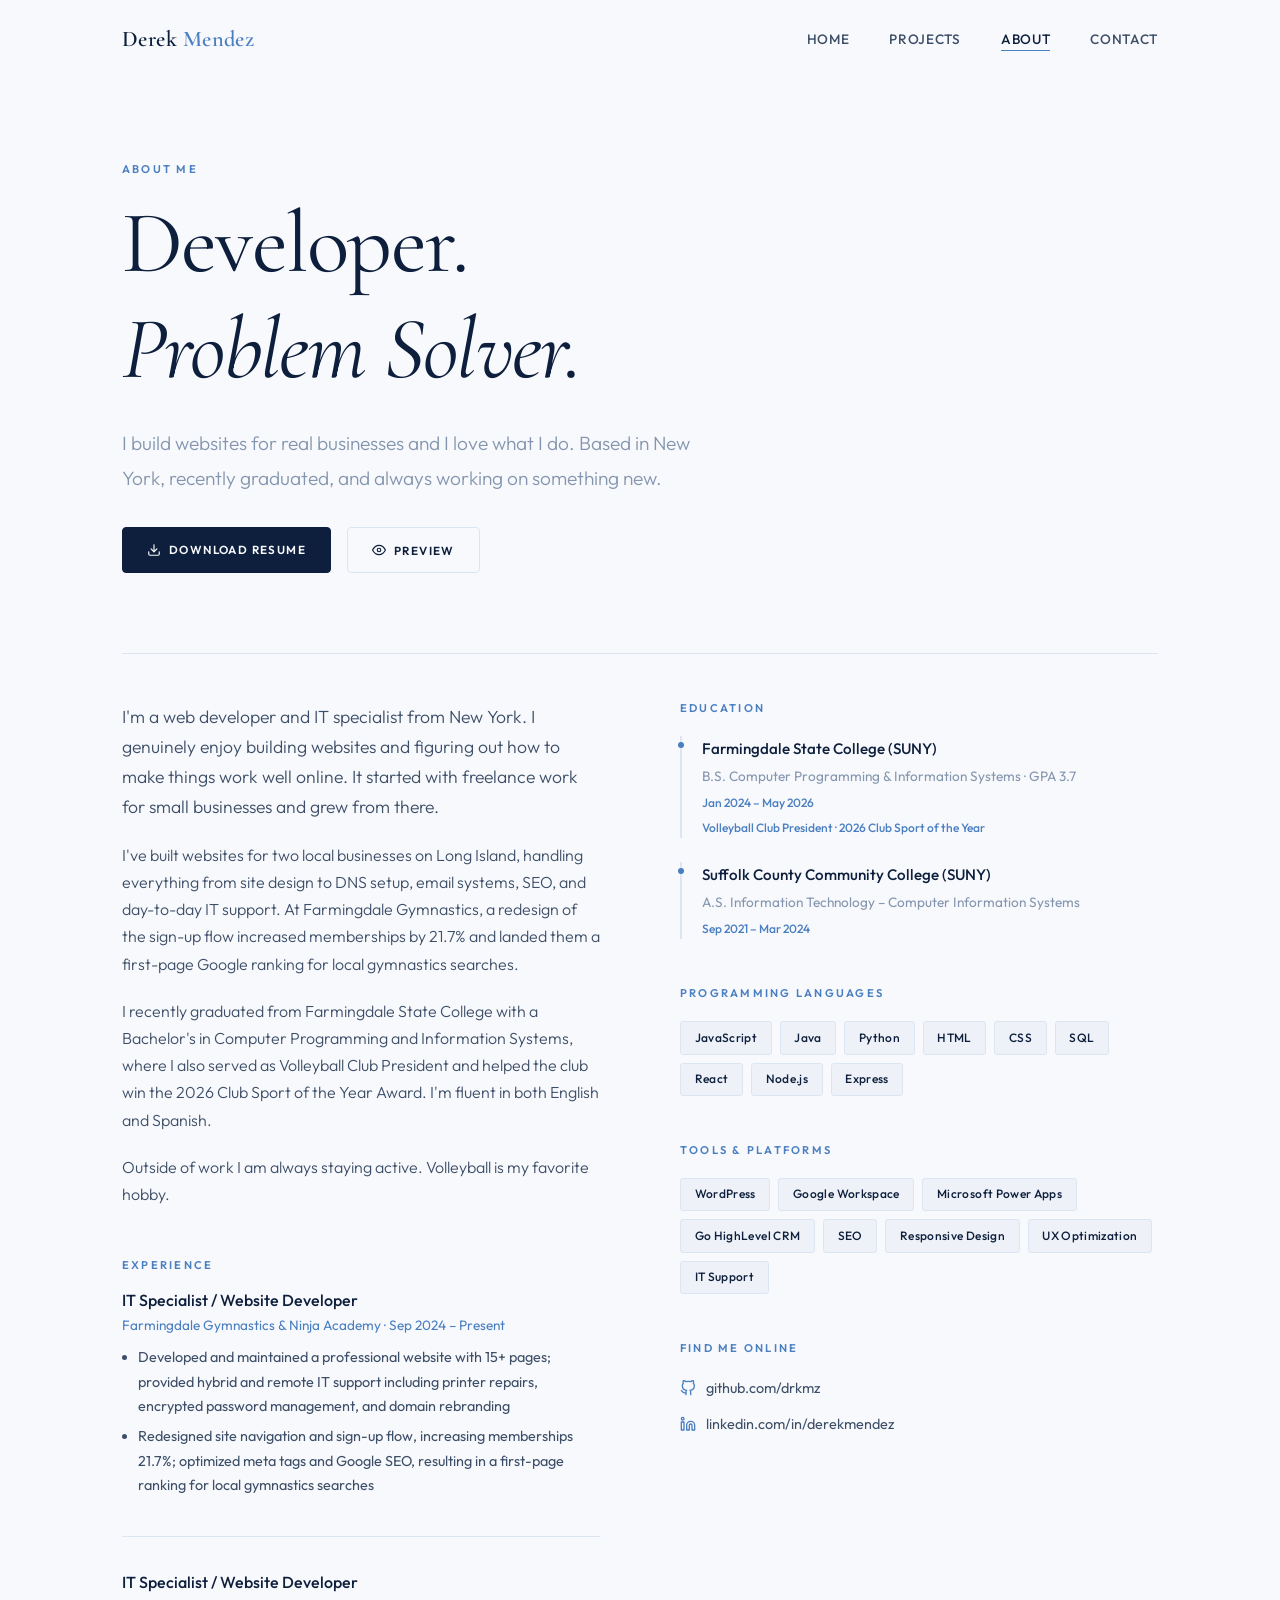
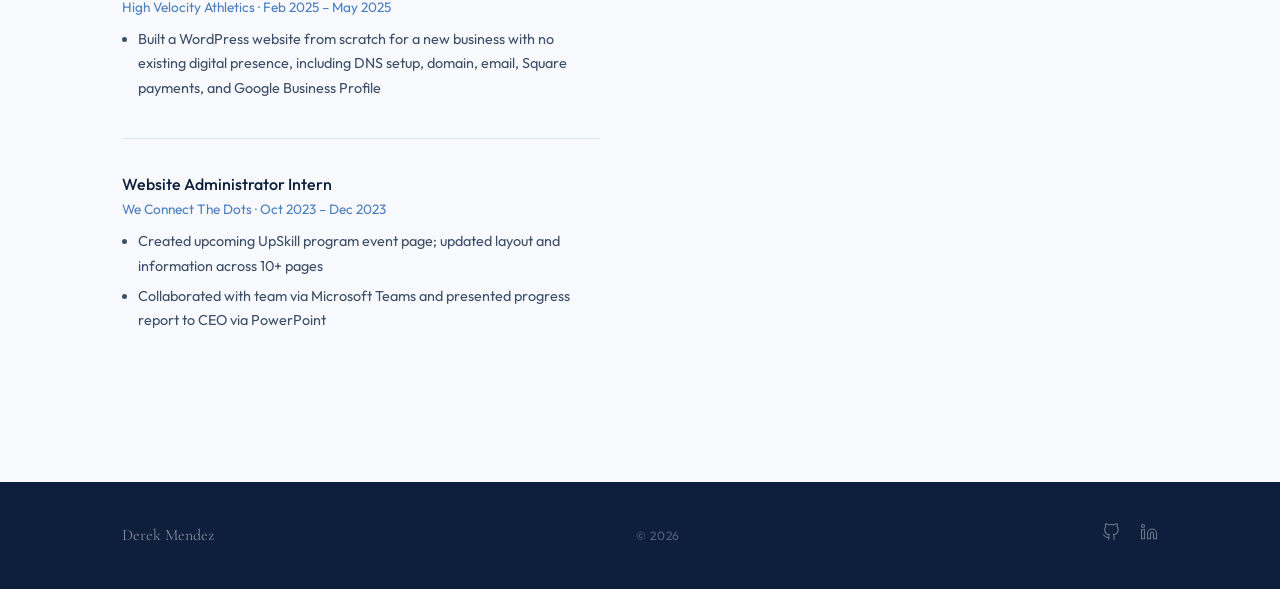
<file: pages/about.html>
<!--Derek Mendez Portfolio - about.html-->

<!DOCTYPE html>
<html lang="en">
<head>
  <meta charset="UTF-8" />
  <meta name="viewport" content="width=device-width, initial-scale=1.0" />
  <meta name="description" content="About Derek Mendez - Web Developer & IT Specialist based in New York." />
  <title>About - Derek Mendez</title>
  <link rel="stylesheet" href="../css/style.css?v=2" />
</head>
<body>

<!--Navigation Top Bar-->
<nav>
  <div class="nav-inner">
    <a class="nav-logo" href="websites.html">Derek <span>Mendez</span></a>
    <ul class="nav-links">
      <li><a href="websites.html">Home</a></li>
      <li><a href="websites.html#projects">Projects</a></li>
      <li><a href="about.html">About</a></li>
      <li><a href="contact.html">Contact</a></li>
    </ul>
    <button class="hamburger" aria-label="Toggle menu">
      <span></span><span></span><span></span>
    </button>
  </div>
</nav>

<!--Mobile Menu-->
<div class="mobile-menu">
  <a href="websites.html">Home</a>
  <a href="websites.html#projects">Projects</a>
  <a href="about.html">About</a>
  <a href="contact.html">Contact</a>
</div>

<!--Top of about page with my title-->
<div class="about-hero">
  <div class="container">
    <span class="section-label">About Me</span>
    <h1>Developer.<br /><em>Problem Solver.</em></h1>
    <p class="lead">
      I build websites for real businesses and I love what I do.
      Based in New York, recently graduated, and always working on something new.
    </p>
    <div class="resume-actions">
      <a href="../Derek_Mendez_Resume.pdf" target="_blank" rel="noopener" class="btn-resume btn-resume-primary">
        <svg width="14" height="14" viewBox="0 0 24 24"><path d="M21 15v4a2 2 0 0 1-2 2H5a2 2 0 0 1-2-2v-4"/><polyline points="7 10 12 15 17 10"/><line x1="12" y1="15" x2="12" y2="3"/></svg>
        Download Resume
      </a>
      <button class="btn-resume btn-resume-secondary btn-resume-preview" onclick="document.getElementById('resumeModal').classList.add('open')">
        <svg width="14" height="14" viewBox="0 0 24 24"><path d="M1 12s4-8 11-8 11 8 11 8-4 8-11 8-11-8-11-8z"/><circle cx="12" cy="12" r="3"/></svg>
        Preview
      </button>
    </div>
  </div>
</div>

<!--Resume modal - desktop only-->
<div class="resume-modal" id="resumeModal">
  <div class="resume-modal-inner">
    <div class="resume-modal-header">
      <span>Derek Mendez — Resume</span>
      <div style="display:flex;align-items:center;gap:1rem;">
        <a href="../Derek_Mendez_Resume.pdf" target="_blank" rel="noopener">
          <svg width="13" height="13" viewBox="0 0 24 24"><path d="M21 15v4a2 2 0 0 1-2 2H5a2 2 0 0 1-2-2v-4"/><polyline points="7 10 12 15 17 10"/><line x1="12" y1="15" x2="12" y2="3"/></svg>
          Download
        </a>
        <button class="resume-modal-close" onclick="document.getElementById('resumeModal').classList.remove('open')" aria-label="Close">
          <svg viewBox="0 0 24 24"><line x1="18" y1="6" x2="6" y2="18"/><line x1="6" y1="6" x2="18" y2="18"/></svg>
        </button>
      </div>
    </div>
    <iframe src="../Derek_Mendez_Resume.pdf" title="Derek Mendez Resume"></iframe>
  </div>
</div>

<div class="container">
  <div class="about-divider"></div>
</div>

<!--Main about content-->
<section style="padding-top: 0;">
  <div class="container">
    <div class="about-grid">

      <!--Bio on the left side-->
      <div class="about-bio reveal">
        <p>
          I'm a web developer and IT specialist from New York. I genuinely enjoy building websites
          and figuring out how to make things work well online. It started with freelance work
          for small businesses and grew from there.
        </p>
        <p>
          I've built websites for two local businesses on Long Island, handling everything from
          site design to DNS setup, email systems, SEO, and day-to-day IT support. At Farmingdale
          Gymnastics, a redesign of the sign-up flow increased memberships by 21.7% and landed
          them a first-page Google ranking for local gymnastics searches.
        </p>
        <p>
          I recently graduated from Farmingdale State College with a Bachelor's in Computer
          Programming and Information Systems, where I also served as Volleyball Club President
          and helped the club win the 2026 Club Sport of the Year Award. I'm fluent in both
          English and Spanish.
        </p>
        <p>
          Outside of work I am always staying active. Volleyball is my favorite hobby.
        </p>

        <!--Work experience list-->
        <div style="margin-top: 3rem;">
          <span class="section-label">Experience</span>

          <div class="exp-entry reveal reveal-delay-1">
            <div class="role">IT Specialist / Website Developer</div>
            <div class="company">Farmingdale Gymnastics &amp; Ninja Academy · Sep 2024 – Present</div>
            <ul>
              <li>Developed and maintained a professional website with 15+ pages; provided hybrid and remote IT support including printer repairs, encrypted password management, and domain rebranding</li>
              <li>Redesigned site navigation and sign-up flow, increasing memberships 21.7%; optimized meta tags and Google SEO, resulting in a first-page ranking for local gymnastics searches</li>
            </ul>
          </div>

          <div class="exp-entry reveal reveal-delay-2">
            <div class="role">IT Specialist / Website Developer</div>
            <div class="company">High Velocity Athletics · Feb 2025 – May 2025</div>
            <ul>
              <li>Built a WordPress website from scratch for a new business with no existing digital presence, including DNS setup, domain, email, Square payments, and Google Business Profile</li>
            </ul>
          </div>

          <div class="exp-entry reveal reveal-delay-3">
            <div class="role">Website Administrator Intern</div>
            <div class="company">We Connect The Dots · Oct 2023 – Dec 2023</div>
            <ul>
              <li>Created upcoming UpSkill program event page; updated layout and information across 10+ pages</li>
              <li>Collaborated with team via Microsoft Teams and presented progress report to CEO via PowerPoint</li>
            </ul>
          </div>
        </div>
      </div>

      <!--Sidebar on right with education, skills, links-->
      <div class="about-sidebar">

        <!--Education timeline-->
        <div class="sidebar-block reveal reveal-delay-1">
          <h4>Education</h4>

          <div class="edu-entry">
            <div class="school">Farmingdale State College (SUNY)</div>
            <div class="degree">B.S. Computer Programming &amp; Information Systems · GPA 3.7</div>
            <div class="year">Jan 2024 – May 2026</div>
            <div class="year">Volleyball Club President · 2026 Club Sport of the Year</div>
          </div>

          <div class="edu-entry">
            <div class="school">Suffolk County Community College (SUNY)</div>
            <div class="degree">A.S. Information Technology – Computer Information Systems</div>
            <div class="year">Sep 2021 – Mar 2024</div>
          </div>
        </div>

        <!--Programming languages-->
        <div class="sidebar-block reveal reveal-delay-2">
          <h4>Programming Languages</h4>
          <div class="skills-list">
            <span class="skill-tag">JavaScript</span>
            <span class="skill-tag">Java</span>
            <span class="skill-tag">Python</span>
            <span class="skill-tag">HTML</span>
            <span class="skill-tag">CSS</span>
            <span class="skill-tag">SQL</span>
            <span class="skill-tag">React</span>
            <span class="skill-tag">Node.js</span>
            <span class="skill-tag">Express</span>
          </div>
        </div>

        <!--Tools and platforms-->
        <div class="sidebar-block reveal reveal-delay-3">
          <h4>Tools &amp; Platforms</h4>
          <div class="skills-list">
            <span class="skill-tag">WordPress</span>
            <span class="skill-tag">Google Workspace</span>
            <span class="skill-tag">Microsoft Power Apps</span>
            <span class="skill-tag">Go HighLevel CRM</span>
            <span class="skill-tag">SEO</span>
            <span class="skill-tag">Responsive Design</span>
            <span class="skill-tag">UX Optimization</span>
            <span class="skill-tag">IT Support</span>
          </div>
        </div>

        <!--Links to my GitHub and LinkedIn-->
        <div class="sidebar-block reveal reveal-delay-4">
          <h4>Find Me Online</h4>
          <div style="display: flex; flex-direction: column; gap: 0.75rem;">
            <a href="https://github.com/drkmz" target="_blank" rel="noopener"
               style="display:flex; align-items:center; gap:0.6rem; font-size:0.9rem; color:var(--text-body); transition: color 0.3s;">
              <svg width="16" height="16" viewBox="0 0 24 24" fill="none" stroke="var(--blue-accent)" stroke-width="2" stroke-linecap="round" stroke-linejoin="round">
                <path d="M9 19c-5 1.5-5-2.5-7-3m14 6v-3.87a3.37 3.37 0 0 0-.94-2.61c3.14-.35 6.44-1.54 6.44-7A5.44 5.44 0 0 0 20 4.77 5.07 5.07 0 0 0 19.91 1S18.73.65 16 2.48a13.38 13.38 0 0 0-7 0C6.27.65 5.09 1 5.09 1A5.07 5.07 0 0 0 5 4.77a5.44 5.44 0 0 0-1.5 3.78c0 5.42 3.3 6.61 6.44 7A3.37 3.37 0 0 0 9 18.13V22"/>
              </svg>
              github.com/drkmz
            </a>
            <a href="https://www.linkedin.com/in/derekmendez" target="_blank" rel="noopener"
               style="display:flex; align-items:center; gap:0.6rem; font-size:0.9rem; color:var(--text-body); transition: color 0.3s;">
              <svg width="16" height="16" viewBox="0 0 24 24" fill="none" stroke="var(--blue-accent)" stroke-width="2" stroke-linecap="round" stroke-linejoin="round">
                <path d="M16 8a6 6 0 0 1 6 6v7h-4v-7a2 2 0 0 0-2-2 2 2 0 0 0-2 2v7h-4v-7a6 6 0 0 1 6-6z"/>
                <rect x="2" y="9" width="4" height="12"/>
                <circle cx="4" cy="4" r="2"/>
              </svg>
              linkedin.com/in/derekmendez
            </a>
          </div>
        </div>

      </div>
    </div>
  </div>
</section>

<!--Footer-->
<footer>
  <div class="footer-inner">
    <span class="footer-name">Derek Mendez</span>
    <span class="footer-copy">&copy; 2026</span>
    <div class="footer-socials">
      <a href="https://github.com/drkmz" target="_blank" rel="noopener" aria-label="GitHub">
        <svg viewBox="0 0 24 24"><path d="M9 19c-5 1.5-5-2.5-7-3m14 6v-3.87a3.37 3.37 0 0 0-.94-2.61c3.14-.35 6.44-1.54 6.44-7A5.44 5.44 0 0 0 20 4.77 5.07 5.07 0 0 0 19.91 1S18.73.65 16 2.48a13.38 13.38 0 0 0-7 0C6.27.65 5.09 1 5.09 1A5.07 5.07 0 0 0 5 4.77a5.44 5.44 0 0 0-1.5 3.78c0 5.42 3.3 6.61 6.44 7A3.37 3.37 0 0 0 9 18.13V22"/></svg>
      </a>
      <a href="https://www.linkedin.com/in/derekmendez" target="_blank" rel="noopener" aria-label="LinkedIn">
        <svg viewBox="0 0 24 24"><path d="M16 8a6 6 0 0 1 6 6v7h-4v-7a2 2 0 0 0-2-2 2 2 0 0 0-2 2v7h-4v-7a6 6 0 0 1 6-6z"/><rect x="2" y="9" width="4" height="12"/><circle cx="4" cy="4" r="2"/></svg>
      </a>
    </div>
  </div>
</footer>

<script src="../js/main.js"></script>
<script>
  document.getElementById('resumeModal').addEventListener('click', function(e) {
    if (e.target === this) this.classList.remove('open');
  });
  document.addEventListener('keydown', function(e) {
    if (e.key === 'Escape') document.getElementById('resumeModal').classList.remove('open');
  });
</script>
</body>
</html>
</file>
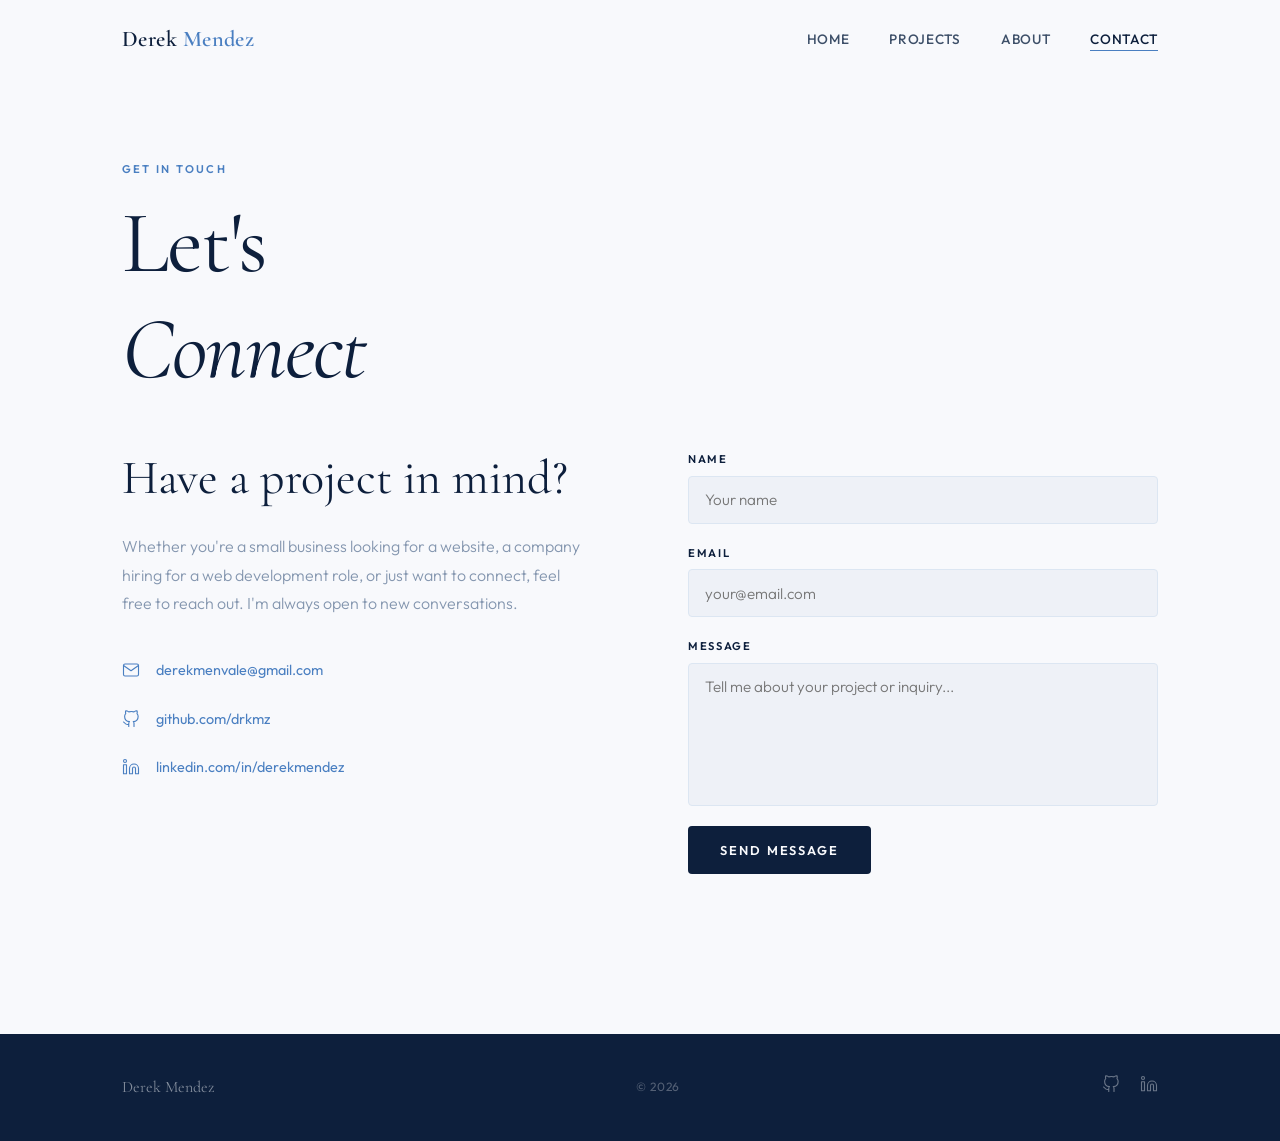
<file: pages/contact.html>
<!--Derek Mendez Portfolio - contact.html-->

<!DOCTYPE html>
<html lang="en">
<head>
  <meta charset="UTF-8" />
  <meta name="viewport" content="width=device-width, initial-scale=1.0" />
  <meta name="description" content="Contact Derek Mendez - Web Developer and IT Specialist." />
  <title>Contact - Derek Mendez</title>
  <link rel="stylesheet" href="../css/style.css" />
</head>
<body>

<!--Navigation Top Bar-->
<nav>
  <div class="nav-inner">
    <a class="nav-logo" href="websites.html">Derek <span>Mendez</span></a>
    <ul class="nav-links">
      <li><a href="websites.html">Home</a></li>
      <li><a href="websites.html#projects">Projects</a></li>
      <li><a href="about.html">About</a></li>
      <li><a href="contact.html">Contact</a></li>
    </ul>
    <button class="hamburger" aria-label="Toggle menu">
      <span></span><span></span><span></span>
    </button>
  </div>
</nav>

<!--Mobile Menu-->
<div class="mobile-menu">
  <a href="websites.html">Home</a>
  <a href="websites.html#projects">Projects</a>
  <a href="about.html">About</a>
  <a href="contact.html">Contact</a>
</div>

<!--Top of contact page-->
<div class="contact-hero">
  <div class="container">
    <span class="section-label">Get In Touch</span>
    <h1>Let's<br /><em>Connect</em></h1>
  </div>
</div>

<!--Two column layout - info left, form right-->
<section style="padding-top: 0;">
  <div class="container">
    <div class="contact-layout">

      <!--Left side with my contact info-->
      <div class="contact-left reveal">
        <h2>Have a project in mind?</h2>
        <p>
          Whether you're a small business looking for a website, a company hiring for a
          web development role, or just want to connect, feel free to reach out.
          I'm always open to new conversations.
        </p>

        <div class="contact-detail">
          <!--Email-->
          <svg viewBox="0 0 24 24">
            <path d="M4 4h16c1.1 0 2 .9 2 2v12c0 1.1-.9 2-2 2H4c-1.1 0-2-.9-2-2V6c0-1.1.9-2 2-2z"/>
            <polyline points="22,6 12,13 2,6"/>
          </svg>
          <span><a href="mailto:derekmenvale@gmail.com">derekmenvale@gmail.com</a></span>
        </div>

        <div class="contact-detail">
          <!--GitHub-->
          <svg viewBox="0 0 24 24">
            <path d="M9 19c-5 1.5-5-2.5-7-3m14 6v-3.87a3.37 3.37 0 0 0-.94-2.61c3.14-.35 6.44-1.54 6.44-7A5.44 5.44 0 0 0 20 4.77 5.07 5.07 0 0 0 19.91 1S18.73.65 16 2.48a13.38 13.38 0 0 0-7 0C6.27.65 5.09 1 5.09 1A5.07 5.07 0 0 0 5 4.77a5.44 5.44 0 0 0-1.5 3.78c0 5.42 3.3 6.61 6.44 7A3.37 3.37 0 0 0 9 18.13V22"/>
          </svg>
          <span><a href="https://github.com/drkmz" target="_blank" rel="noopener">github.com/drkmz</a></span>
        </div>

        <div class="contact-detail">
          <!--LinkedIn-->
          <svg viewBox="0 0 24 24">
            <path d="M16 8a6 6 0 0 1 6 6v7h-4v-7a2 2 0 0 0-2-2 2 2 0 0 0-2 2v7h-4v-7a6 6 0 0 1 6-6z"/>
            <rect x="2" y="9" width="4" height="12"/>
            <circle cx="4" cy="4" r="2"/>
          </svg>
          <span><a href="https://www.linkedin.com/in/derekmendez" target="_blank" rel="noopener">linkedin.com/in/derekmendez</a></span>
        </div>
      </div>

      <!--Right side contact form-->
      <div class="reveal reveal-delay-2">

        <!--Shows after form submits successfully-->
        <div class="form-success" id="form-success">
          Message sent! I will get back to you soon.
        </div>

        <form class="contact-form" id="contact-form" novalidate>

          <div class="form-group">
            <label for="name">Name</label>
            <input
              type="text"
              id="name"
              name="name"
              placeholder="Your name"
              autocomplete="name"
            />
            <span class="field-error" id="name-error">Please enter your name.</span>
          </div>

          <div class="form-group">
            <label for="email">Email</label>
            <input
              type="email"
              id="email"
              name="email"
              placeholder="your@email.com"
              autocomplete="email"
            />
            <span class="field-error" id="email-error">Please enter a valid email address.</span>
          </div>

          <div class="form-group">
            <label for="message">Message</label>
            <textarea
              id="message"
              name="message"
              rows="6"
              placeholder="Tell me about your project or inquiry..."
            ></textarea>
            <span class="field-error" id="message-error">Please enter a message (at least 10 characters).</span>
          </div>

          <button type="submit" class="btn-submit">Send Message</button>

        </form>
      </div>

    </div>
  </div>
</section>

<!--Footer-->
<footer>
  <div class="footer-inner">
    <span class="footer-name">Derek Mendez</span>
    <span class="footer-copy">&copy; 2026</span>
    <div class="footer-socials">
      <a href="https://github.com/drkmz" target="_blank" rel="noopener" aria-label="GitHub">
        <svg viewBox="0 0 24 24"><path d="M9 19c-5 1.5-5-2.5-7-3m14 6v-3.87a3.37 3.37 0 0 0-.94-2.61c3.14-.35 6.44-1.54 6.44-7A5.44 5.44 0 0 0 20 4.77 5.07 5.07 0 0 0 19.91 1S18.73.65 16 2.48a13.38 13.38 0 0 0-7 0C6.27.65 5.09 1 5.09 1A5.07 5.07 0 0 0 5 4.77a5.44 5.44 0 0 0-1.5 3.78c0 5.42 3.3 6.61 6.44 7A3.37 3.37 0 0 0 9 18.13V22"/></svg>
      </a>
      <a href="https://www.linkedin.com/in/derekmendez" target="_blank" rel="noopener" aria-label="LinkedIn">
        <svg viewBox="0 0 24 24"><path d="M16 8a6 6 0 0 1 6 6v7h-4v-7a2 2 0 0 0-2-2 2 2 0 0 0-2 2v7h-4v-7a6 6 0 0 1 6-6z"/><rect x="2" y="9" width="4" height="12"/><circle cx="4" cy="4" r="2"/></svg>
      </a>
    </div>
  </div>
</footer>

<script src="../js/main.js"></script>
</body>
</html>
</file>
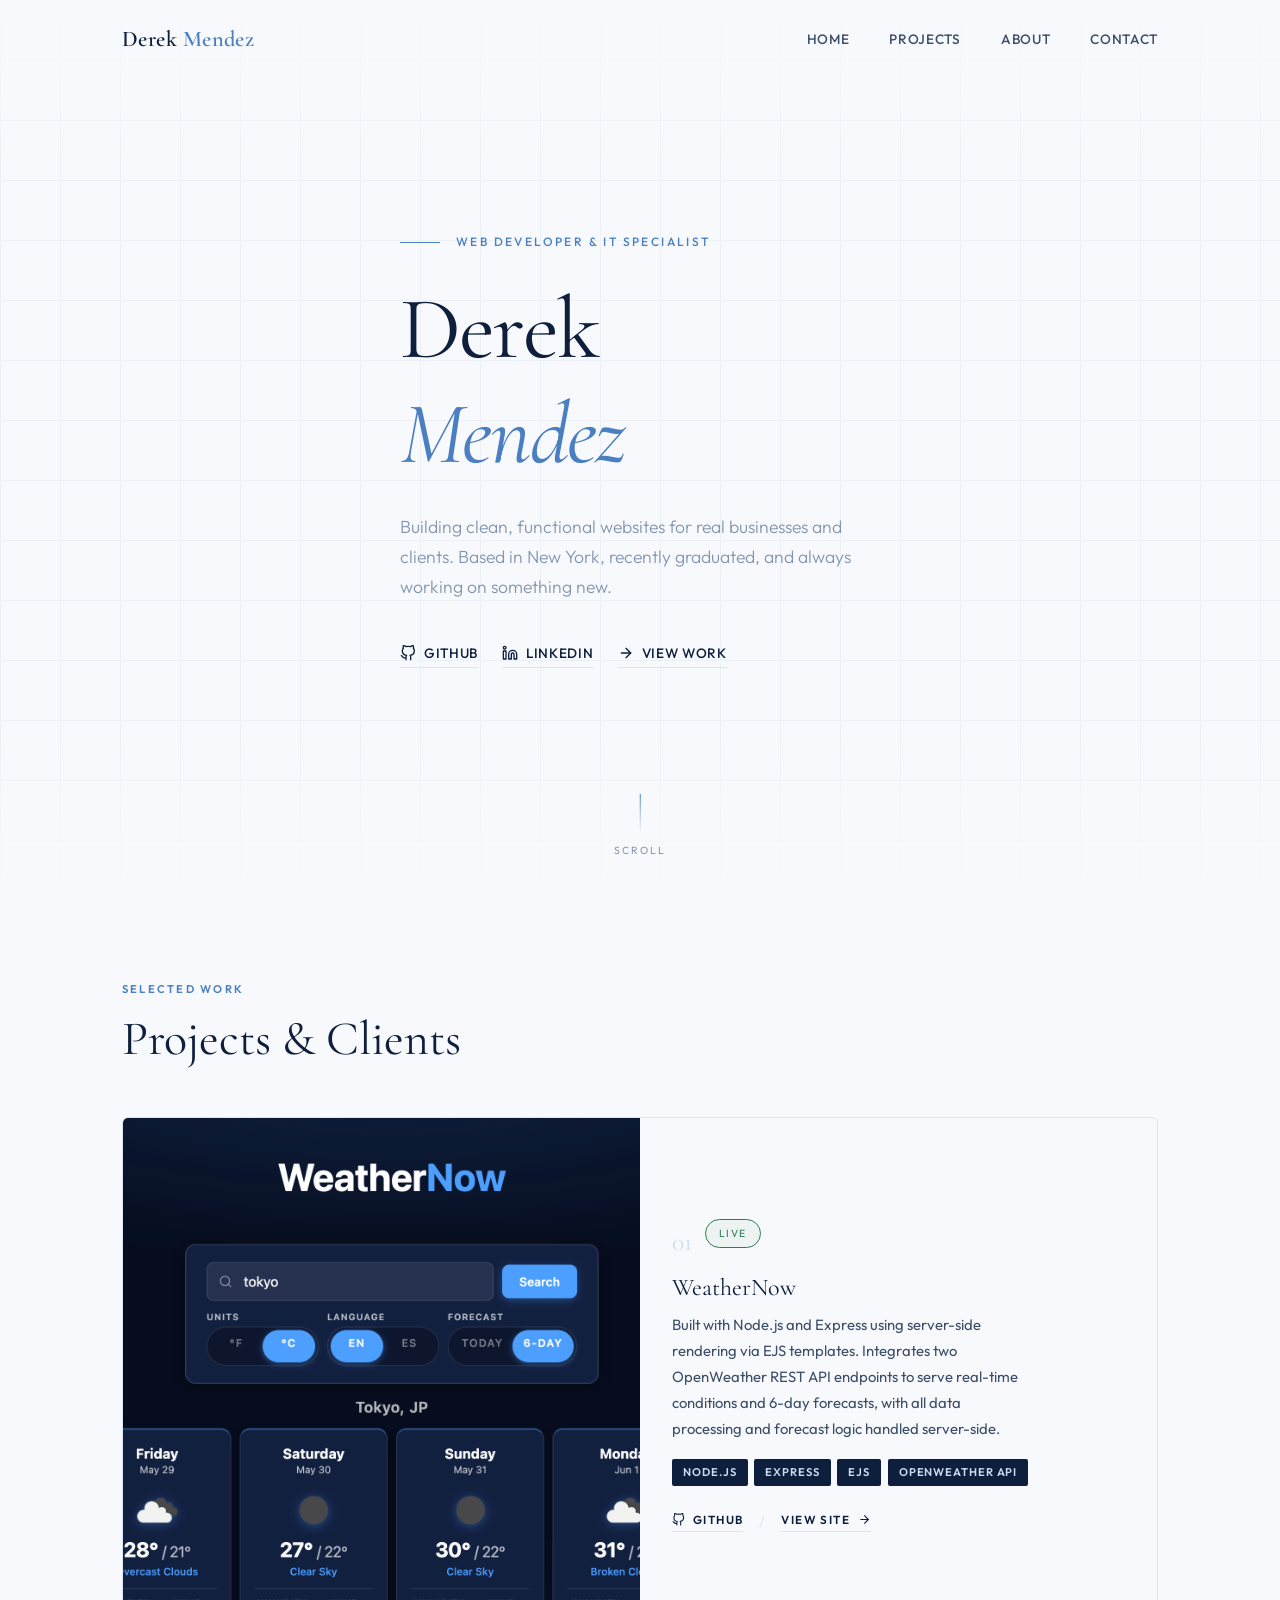
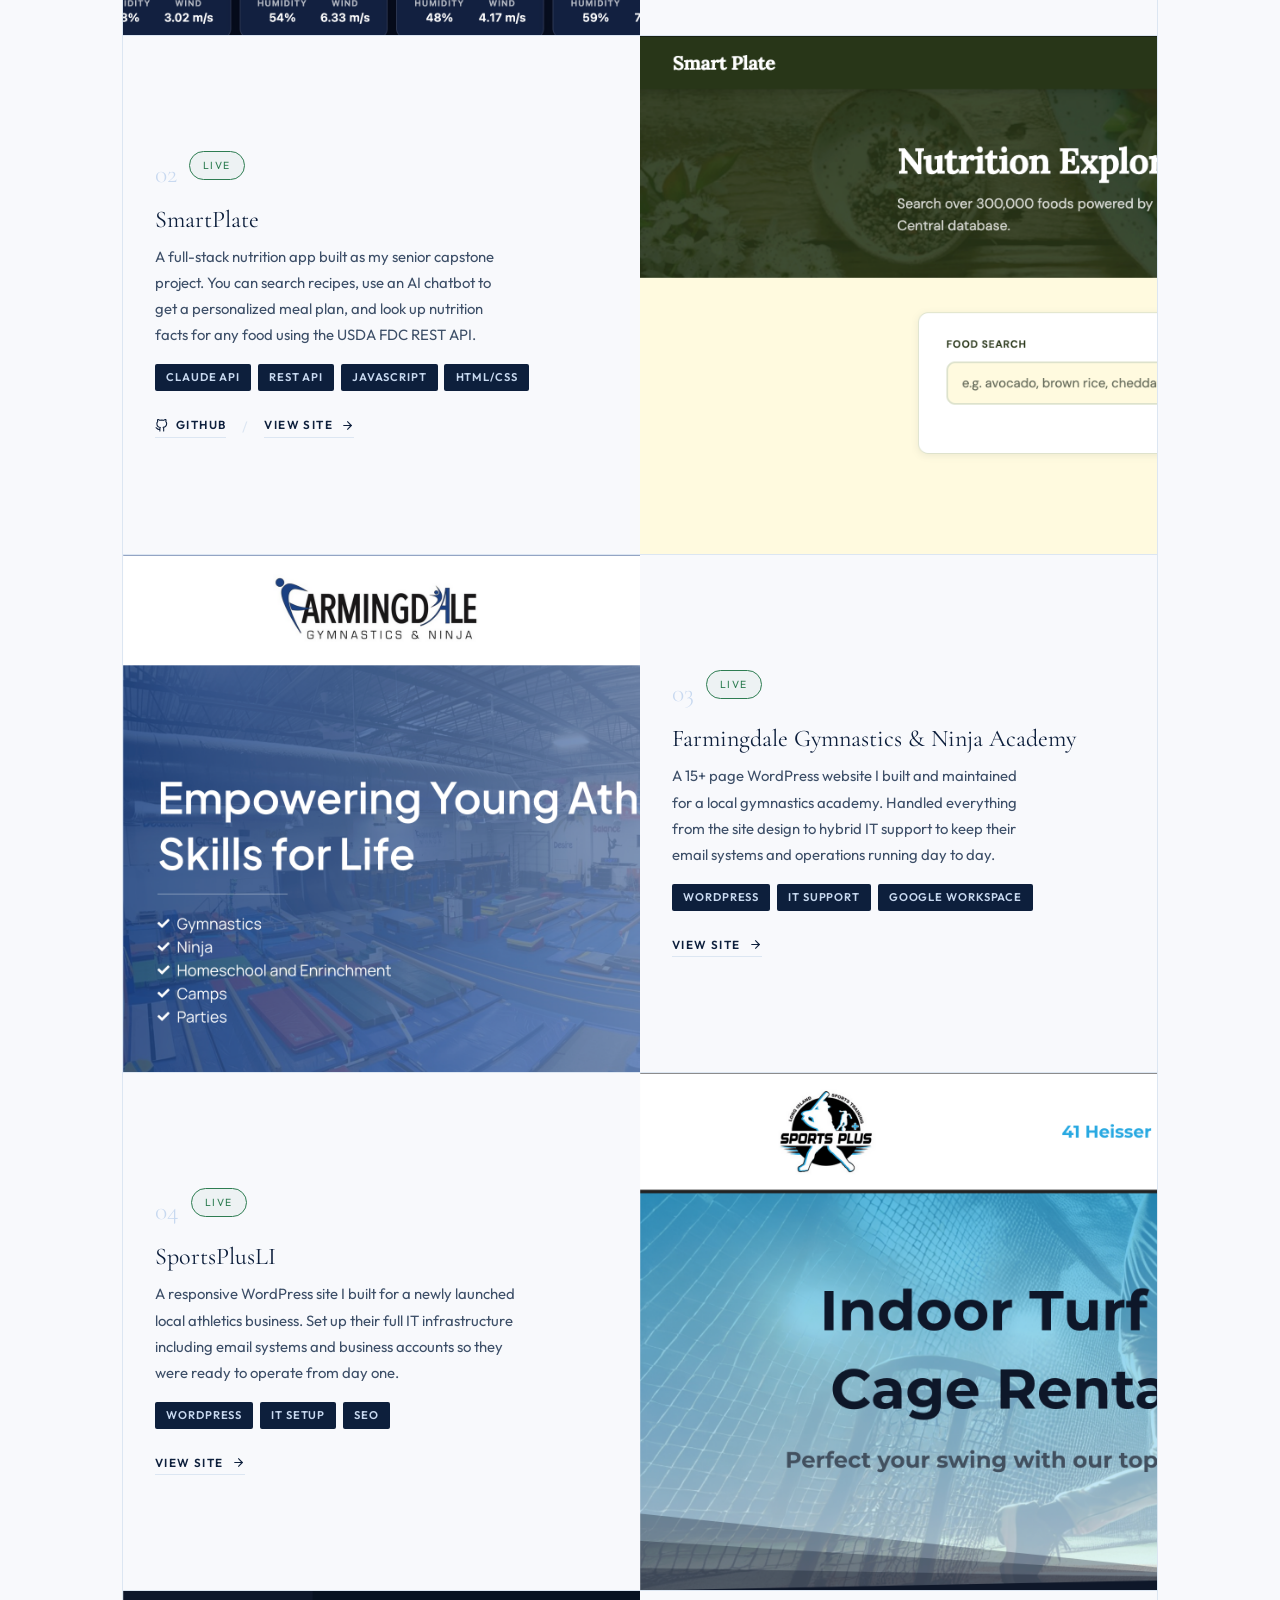
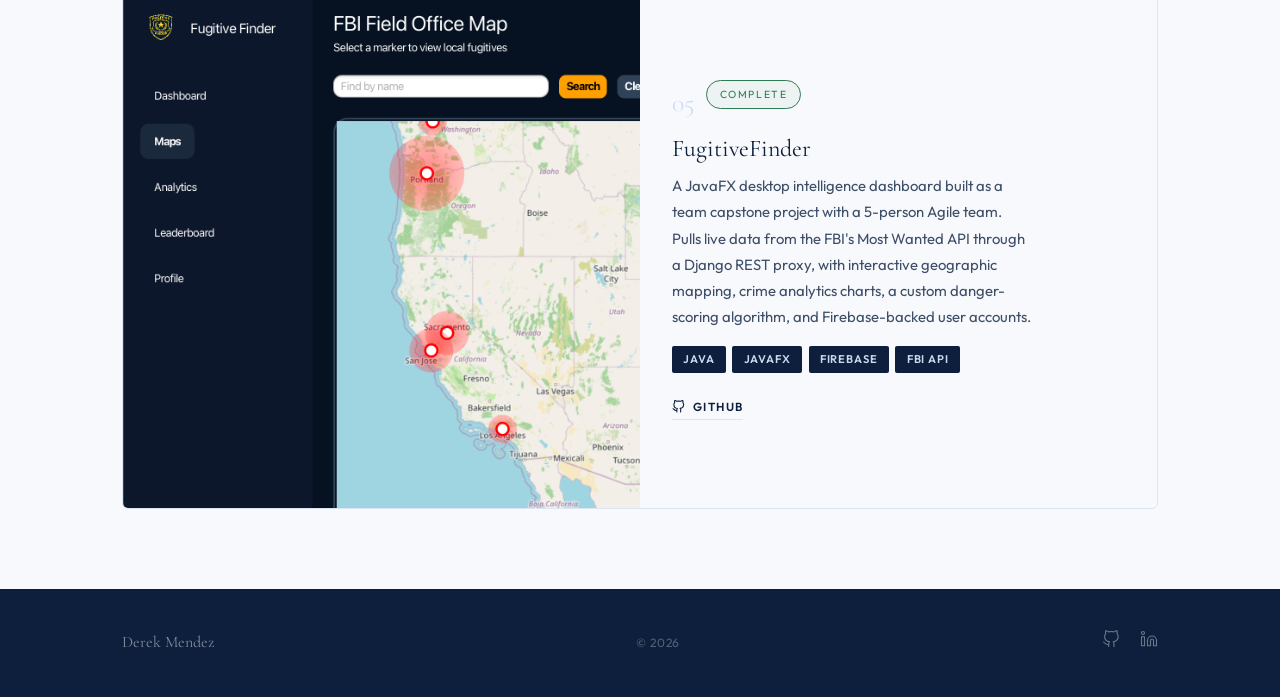
<file: pages/websites.html>
<!--Derek Mendez Portfolio - websites.html-->
<!DOCTYPE html>
<html lang="en">
<head>
  <meta charset="UTF-8" />
  <meta name="viewport" content="width=device-width, initial-scale=1.0" />
  <meta name="description" content="Derek Mendez - Web Developer & IT Specialist based in New York." />
  <title>Derek Mendez</title>
  <link rel="stylesheet" href="../css/style.css" />
</head>
<body>

<!--Navigation Top Bar-->
<nav>
  <div class="nav-inner">
    <a class="nav-logo" href="../index.html">Derek <span>Mendez</span></a>
    <ul class="nav-links">
      <li><a href="../index.html">Home</a></li>
      <li><a href="#projects">Projects</a></li>
      <li><a href="about.html">About</a></li>
      <li><a href="contact.html">Contact</a></li>
    </ul>
    <!--Hamburger for mobile-->
    <button class="hamburger" aria-label="Toggle menu">
      <span></span><span></span><span></span>
    </button>
  </div>
</nav>

<!--Mobile Menu-->
<div class="mobile-menu">
  <a href="../index.html">Home</a>
  <a href="#projects">Projects</a>
  <a href="about.html">About</a>
  <a href="contact.html">Contact</a>
</div>

<!--Hero Section-->
<section class="hero">
  <div class="container hero-content">
    <div class="hero-eyebrow">
      <span>Web Developer &amp; IT Specialist</span>
    </div>

    <h1>Derek<br /><em>Mendez</em></h1>

    <p class="hero-description">
      Building clean, functional websites for real businesses and clients.
      Based in New York, recently graduated, and always working on something new.
    </p>

    <!--Links in hero section-->
    <div class="hero-links">
      <a href="https://github.com/drkmz" target="_blank" rel="noopener">
        <!--GitHub icon-->
        <svg viewBox="0 0 24 24"><path d="M9 19c-5 1.5-5-2.5-7-3m14 6v-3.87a3.37 3.37 0 0 0-.94-2.61c3.14-.35 6.44-1.54 6.44-7A5.44 5.44 0 0 0 20 4.77 5.07 5.07 0 0 0 19.91 1S18.73.65 16 2.48a13.38 13.38 0 0 0-7 0C6.27.65 5.09 1 5.09 1A5.07 5.07 0 0 0 5 4.77a5.44 5.44 0 0 0-1.5 3.78c0 5.42 3.3 6.61 6.44 7A3.37 3.37 0 0 0 9 18.13V22"/></svg>
        GitHub
      </a>
      <a href="https://www.linkedin.com/in/derekmendez" target="_blank" rel="noopener">
        <!--LinkedIn icon-->
        <svg viewBox="0 0 24 24"><path d="M16 8a6 6 0 0 1 6 6v7h-4v-7a2 2 0 0 0-2-2 2 2 0 0 0-2 2v7h-4v-7a6 6 0 0 1 6-6z"/><rect x="2" y="9" width="4" height="12"/><circle cx="4" cy="4" r="2"/></svg>
        LinkedIn
      </a>
      <a href="#projects">
        <svg viewBox="0 0 24 24"><line x1="5" y1="12" x2="19" y2="12"/><polyline points="12 5 19 12 12 19"/></svg>
        View Work
      </a>
    </div>
  </div>

  <!--Scroll indicator-->
  <div class="hero-scroll">
    <div class="scroll-line"></div>
    <span>Scroll</span>
  </div>
</section>

<!--Projects Section-->
<section class="projects-section" id="projects">
  <div class="container">
    <span class="section-label">Selected Work</span>
    <h2>Projects &amp; Clients</h2>
  </div>

  <!--Project list - alternating image left/right, wrapped in container to keep it compact-->
  <div class="project-list-container">
    <div class="project-list">

      <!--Project 1 - WeatherNow-->
      <div class="project-row reveal">
        <div class="project-image">
          <a href="https://weathernow-sih1.onrender.com" target="_blank" rel="noopener">
            <img src="../images/WeatherNow.png" alt="WeatherNow weather app screenshot" />
            <div class="image-overlay"><span>Visit Site &rarr;</span></div>
          </a>
        </div>
        <div class="project-text">
          <div class="project-meta">
            <span class="project-num">01</span>
            <span class="project-status-badge status-live">Live</span>
          </div>
          <h3>WeatherNow</h3>
          <p>
            Built with Node.js and Express using server-side rendering via EJS templates.
            Integrates two OpenWeather REST API endpoints to serve real-time conditions and
            6-day forecasts, with all data processing and forecast logic handled server-side.
          </p>
          <div class="tech-stack">
            <span class="tech-tag">Node.js</span>
            <span class="tech-tag">Express</span>
            <span class="tech-tag">EJS</span>
            <span class="tech-tag">OpenWeather API</span>
          </div>
          <div class="project-links">
            <a href="https://github.com/drkmz/WeatherNow" target="_blank" rel="noopener" class="project-link">
              <svg viewBox="0 0 24 24"><path d="M9 19c-5 1.5-5-2.5-7-3m14 6v-3.87a3.37 3.37 0 0 0-.94-2.61c3.14-.35 6.44-1.54 6.44-7A5.44 5.44 0 0 0 20 4.77 5.07 5.07 0 0 0 19.91 1S18.73.65 16 2.48a13.38 13.38 0 0 0-7 0C6.27.65 5.09 1 5.09 1A5.07 5.07 0 0 0 5 4.77a5.44 5.44 0 0 0-1.5 3.78c0 5.42 3.3 6.61 6.44 7A3.37 3.37 0 0 0 9 18.13V22"/></svg>
              GitHub
            </a>
            <span class="project-links-sep">/</span>
            <a href="https://weathernow-sih1.onrender.com" target="_blank" rel="noopener" class="project-link">
              View Site
              <svg viewBox="0 0 24 24"><line x1="5" y1="12" x2="19" y2="12"/><polyline points="12 5 19 12 12 19"/></svg>
            </a>
          </div>
        </div>
      </div>

      <!--Project 2 - SmartPlate-->
      <div class="project-row project-row-reverse reveal">
        <div class="project-image">
          <div class="project-placeholder placeholder-smartplate">
            <a href="https://smartplate.site/" target="_blank" rel="noopener">
              <img src="../images/smartplate.png" alt="SmartPlate nutrition app screenshot" />
              <div class="image-overlay"><span>Visit Site &rarr;</span></div>
            </a>
          </div>
        </div>
        <div class="project-text">
          <div class="project-meta">
            <span class="project-num">02</span>
            <span class="project-status-badge status-live">Live</span>
          </div>
          <h3>SmartPlate</h3>
          <p>
            A full-stack nutrition app built as my senior capstone project. You can search recipes,
            use an AI chatbot to get a personalized meal plan, and look up nutrition
            facts for any food using the USDA FDC REST API.
          </p>
          <div class="tech-stack">
            <span class="tech-tag">Claude API</span>
            <span class="tech-tag">REST API</span>
            <span class="tech-tag">JavaScript</span>
            <span class="tech-tag">HTML/CSS</span>
          </div>
          <div class="project-links">
            <a href="https://github.com/drkmz/SmartPlate" target="_blank" rel="noopener" class="project-link">
              <svg viewBox="0 0 24 24"><path d="M9 19c-5 1.5-5-2.5-7-3m14 6v-3.87a3.37 3.37 0 0 0-.94-2.61c3.14-.35 6.44-1.54 6.44-7A5.44 5.44 0 0 0 20 4.77 5.07 5.07 0 0 0 19.91 1S18.73.65 16 2.48a13.38 13.38 0 0 0-7 0C6.27.65 5.09 1 5.09 1A5.07 5.07 0 0 0 5 4.77a5.44 5.44 0 0 0-1.5 3.78c0 5.42 3.3 6.61 6.44 7A3.37 3.37 0 0 0 9 18.13V22"/></svg>
              GitHub
            </a>
            <span class="project-links-sep">/</span>
            <a href="https://smartplate.site/" target="_blank" rel="noopener" class="project-link">
              View Site
              <svg viewBox="0 0 24 24"><line x1="5" y1="12" x2="19" y2="12"/><polyline points="12 5 19 12 12 19"/></svg>
            </a>
          </div>
        </div>
      </div>

      <!--Project 3 - Farmingdale Gymnastics-->
      <div class="project-row reveal">
        <div class="project-image">
          <a href="http://fgany.com" target="_blank" rel="noopener">
            <img src="../images/fgany.png" alt="Farmingdale Gymnastics and Ninja Academy website screenshot" />
            <div class="image-overlay"><span>Visit Site &rarr;</span></div>
          </a>
        </div>
        <div class="project-text">
          <div class="project-meta">
            <span class="project-num">03</span>
            <span class="project-status-badge status-live">Live</span>
          </div>
          <h3>Farmingdale Gymnastics &amp; Ninja Academy</h3>
          <p>
            A 15+ page WordPress website I built and maintained for a local gymnastics academy.
            Handled everything from the site design to hybrid IT support to keep
            their email systems and operations running day to day.
          </p>
          <div class="tech-stack">
            <span class="tech-tag">WordPress</span>
            <span class="tech-tag">IT Support</span>
            <span class="tech-tag">Google Workspace</span>
          </div>
          <a href="http://fgany.com" target="_blank" rel="noopener" class="project-link">
            View Site
            <svg viewBox="0 0 24 24"><line x1="5" y1="12" x2="19" y2="12"/><polyline points="12 5 19 12 12 19"/></svg>
          </a>
        </div>
      </div>

      <!--Project 4 - SportsPlusLI-->
      <div class="project-row project-row-reverse reveal">
        <div class="project-image">
          <a href="http://it.sportsplusli.com" target="_blank" rel="noopener">
            <img src="../images/sportsplusli.png" alt="SportsPlusLI website screenshot" />
            <div class="image-overlay"><span>Visit Site &rarr;</span></div>
          </a>
        </div>
        <div class="project-text">
          <div class="project-meta">
            <span class="project-num">04</span>
            <span class="project-status-badge status-live">Live</span>
          </div>
          <h3>SportsPlusLI</h3>
          <p>
            A responsive WordPress site I built for a newly launched local athletics business.
            Set up their full IT infrastructure including email systems and business accounts
            so they were ready to operate from day one.
          </p>
          <div class="tech-stack">
            <span class="tech-tag">WordPress</span>
            <span class="tech-tag">IT Setup</span>
            <span class="tech-tag">SEO</span>
          </div>
          <a href="http://it.sportsplusli.com" target="_blank" rel="noopener" class="project-link">
            View Site
            <svg viewBox="0 0 24 24"><line x1="5" y1="12" x2="19" y2="12"/><polyline points="12 5 19 12 12 19"/></svg>
          </a>
        </div>
      </div>

      <!--Project 5 - FugitiveFinder-->
      <div class="project-row reveal">
        <div class="project-image">
          <a href="https://github.com/drkmz/Fugitive-Finder" target="_blank" rel="noopener">
            <img src="../images/fugitivefinder.png" alt="FugitiveFinder desktop app screenshot" />
            <div class="image-overlay"><span>View on GitHub &rarr;</span></div>
          </a>
        </div>
        <div class="project-text">
          <div class="project-meta">
            <span class="project-num">05</span>
            <span class="project-status-badge status-live">Complete</span>
          </div>
          <h3>FugitiveFinder</h3>
          <p>
            A JavaFX desktop intelligence dashboard built as a team capstone project with a
            5-person Agile team. Pulls live data from the FBI's Most Wanted API through a Django
            REST proxy, with interactive geographic mapping, crime analytics charts, a custom
            danger-scoring algorithm, and Firebase-backed user accounts.
          </p>
          <div class="tech-stack">
            <span class="tech-tag">Java</span>
            <span class="tech-tag">JavaFX</span>
            <span class="tech-tag">Firebase</span>
            <span class="tech-tag">FBI API</span>
          </div>
          <a href="https://github.com/drkmz/Fugitive-Finder" target="_blank" rel="noopener" class="project-link">
            <svg viewBox="0 0 24 24"><path d="M9 19c-5 1.5-5-2.5-7-3m14 6v-3.87a3.37 3.37 0 0 0-.94-2.61c3.14-.35 6.44-1.54 6.44-7A5.44 5.44 0 0 0 20 4.77 5.07 5.07 0 0 0 19.91 1S18.73.65 16 2.48a13.38 13.38 0 0 0-7 0C6.27.65 5.09 1 5.09 1A5.07 5.07 0 0 0 5 4.77a5.44 5.44 0 0 0-1.5 3.78c0 5.42 3.3 6.61 6.44 7A3.37 3.37 0 0 0 9 18.13V22"/></svg>
            GitHub
          </a>
        </div>
      </div>

    </div><!--end project-list-->
  </div><!--end project-list-container-->
</section>

<!--Footer-->
<footer>
  <div class="footer-inner">
    <span class="footer-name">Derek Mendez</span>
    <span class="footer-copy">&copy; 2026</span>
    <div class="footer-socials">
      <a href="https://github.com/drkmz" target="_blank" rel="noopener" aria-label="GitHub">
        <svg viewBox="0 0 24 24"><path d="M9 19c-5 1.5-5-2.5-7-3m14 6v-3.87a3.37 3.37 0 0 0-.94-2.61c3.14-.35 6.44-1.54 6.44-7A5.44 5.44 0 0 0 20 4.77 5.07 5.07 0 0 0 19.91 1S18.73.65 16 2.48a13.38 13.38 0 0 0-7 0C6.27.65 5.09 1 5.09 1A5.07 5.07 0 0 0 5 4.77a5.44 5.44 0 0 0-1.5 3.78c0 5.42 3.3 6.61 6.44 7A3.37 3.37 0 0 0 9 18.13V22"/></svg>
      </a>
      <a href="https://www.linkedin.com/in/derekmendez" target="_blank" rel="noopener" aria-label="LinkedIn">
        <svg viewBox="0 0 24 24"><path d="M16 8a6 6 0 0 1 6 6v7h-4v-7a2 2 0 0 0-2-2 2 2 0 0 0-2 2v7h-4v-7a6 6 0 0 1 6-6z"/><rect x="2" y="9" width="4" height="12"/><circle cx="4" cy="4" r="2"/></svg>
      </a>
    </div>
  </div>
</footer>
<!--Inject js scrip-->
<script src="../js/main.js"></script>
</body>
</html>
</file>
<file: css/style.css>
/* Derek Mendez Portfolio - style.css */

/* Import Google fonts*/
@import url('https://fonts.googleapis.com/css2?family=Cormorant+Garamond:ital,wght@0,300;0,400;0,600;1,300;1,400&family=Outfit:wght@300;400;500;600&display=swap');

/*Save color variables from color pallete */
:root {
  --navy:       #0d1f3c;
  --navy-mid:   #162847;
  --navy-light: #1e3560;
  --blue-accent:#4a7fc1;
  --blue-soft:  #c8d9f0;
  --white:      #f8f9fc;
  --off-white:  #eef1f7;
  --text-body:  #3d4f68;
  --text-muted: #8496af;
  --border:     #dce6f2;

  /*Other needed variables*/
  --font-display: 'Cormorant Garamond', serif;
  --font-body:    'Outfit', sans-serif;

  --radius: 4px;
  --transition: 0.3s ease;
  --shadow: 0 2px 20px rgba(13,31,60,0.08);
  --shadow-hover: 0 8px 40px rgba(13,31,60,0.15);
}

/*Reset*/
*, *::before, *::after { box-sizing: border-box; margin: 0; padding: 0; }

html { scroll-behavior: smooth; font-size: 16px; }

body {
  font-family: var(--font-body);
  background: var(--white);
  color: var(--text-body);
  line-height: 1.7;
  -webkit-font-smoothing: antialiased;
}

img {
  display: block; max-width: 100%;
}
a {
  text-decoration: none; color: inherit;
}
ul {
  list-style: none;
}

/*Typography*/
h1, h2, h3, h4 {
  font-family: var(--font-display);
  color: var(--navy);
  line-height: 1.2;
  font-weight: 400;
}

/*Responsive font sizes that scales with viewport*/
h1 { font-size: clamp(3rem, 7vw, 5.5rem); letter-spacing: -0.02em; }
h2 { font-size: clamp(2rem, 4vw, 3rem); }
h3 { font-size: clamp(1.3rem, 2.5vw, 1.8rem); }

.section-label {
  font-family: var(--font-body);
  font-size: 0.7rem;
  font-weight: 600;
  letter-spacing: 0.2em;
  text-transform: uppercase;
  color: var(--blue-accent);
  display: block;
  margin-bottom: 0.75rem;
}

/*Layout Container*/
.container {
  max-width: 1100px;
  margin: 0 auto;
  padding: 0 2rem;
}

section { padding: 5rem 0; }

/*Nav Bar*/
nav {
  position: fixed;
  top: 0; left: 0; right: 0;
  z-index: 100;
  padding: 1.25rem 0;
  background: transparent;
  transition: background var(--transition), box-shadow var(--transition), border-color var(--transition);
}

nav.scrolled {
  background: rgba(248,249,252,0.97);
  backdrop-filter: blur(12px);
  box-shadow: 0 1px 0 var(--border), 0 2px 12px rgba(13,31,60,0.08);
  border-bottom: 1px solid var(--border);
}

.nav-inner {
  max-width: 1100px;
  margin: 0 auto;
  padding: 0 2rem;
  display: flex;
  align-items: center;
  justify-content: space-between;
}

.nav-logo {
  font-family: var(--font-display);
  font-size: 1.4rem;
  font-weight: 600;
  color: var(--navy);
  letter-spacing: 0.02em;
}

.nav-logo span {
  color: var(--blue-accent);
}

.nav-links {
  display: flex;
  gap: 2.5rem;
  align-items: center;
}

.nav-links a {
  font-size: 0.85rem;
  font-weight: 500;
  letter-spacing: 0.05em;
  color: var(--text-body);
  text-transform: uppercase;
  position: relative;
  transition: color var(--transition);
}

.nav-links a::after {
  content: '';
  position: absolute;
  bottom: -3px; left: 0;
  width: 0; height: 1.5px;
  background: var(--blue-accent);
  transition: width var(--transition);
}

.nav-links a:hover,
.nav-links a.active {
  color: var(--navy);
}

.nav-links a:hover::after,
.nav-links a.active::after {
  width: 100%;
}

/*Hamburger */
.hamburger {
  display: none;
  flex-direction: column;
  gap: 5px;
  cursor: pointer;
  background: none;
  border: none;
  padding: 4px;
}

.hamburger span {
  display: block;
  width: 24px;
  height: 2px;
  background: var(--navy);
  transition: all var(--transition);
}

.hamburger.open span:nth-child(1) { transform: rotate(45deg) translate(5px, 5px); }
.hamburger.open span:nth-child(2) { opacity: 0; }
.hamburger.open span:nth-child(3) { transform: rotate(-45deg) translate(5px, -5px); }

/*Mobile nav */
.mobile-menu {
  display: none;
  position: fixed;
  top: 0; left: 0; right: 0; bottom: 0;
  background: var(--navy);
  z-index: 99;
  flex-direction: column;
  align-items: center;
  justify-content: center;
  gap: 2.5rem;
}

.mobile-menu.open { display: flex; }

.mobile-menu a {
  font-family: var(--font-display);
  font-size: 2.5rem;
  color: var(--white);
  font-weight: 300;
  letter-spacing: 0.02em;
  transition: color var(--transition);
}

.mobile-menu a:hover { color: var(--blue-soft); }

/*Home Page - Hero Section*/
.hero {
  min-height: 100vh;
  display: flex;
  align-items: center;
  padding-top: 5rem;
  position: relative;
  overflow: hidden;
}

/*Grid background */
.hero::before {
  content: '';
  position: absolute;
  inset: 0;
  background-image:
    linear-gradient(var(--border) 1px, transparent 1px),
    linear-gradient(90deg, var(--border) 1px, transparent 1px);
  background-size: 60px 60px;
  opacity: 0.4;
  pointer-events: none;
}

/*Gradient fade from top and bottom */
.hero::after {
  content: '';
  position: absolute;
  inset: 0;
  background:
    linear-gradient(to bottom, var(--white) 0%, transparent 20%, transparent 80%, var(--white) 100%);
  pointer-events: none;
}

.hero-content {
  position: relative;
  z-index: 1;
}

.hero-eyebrow {
  display: flex;
  align-items: center;
  gap: 1rem;
  margin-bottom: 1.5rem;
  opacity: 0;
  animation: fadeUp 0.8s ease 0.2s forwards;
}

.hero-eyebrow::before {
  content: '';
  display: block;
  width: 40px;
  height: 1px;
  background: var(--blue-accent);
}

.hero-eyebrow span {
  font-size: 0.75rem;
  font-weight: 500;
  letter-spacing: 0.2em;
  text-transform: uppercase;
  color: var(--blue-accent);
}

.hero h1 {
  opacity: 0;
  animation: fadeUp 0.8s ease 0.4s forwards;
}

.hero h1 em {
  font-style: italic;
  color: var(--blue-accent);
}

.hero-description {
  margin-top: 1.5rem;
  font-size: 1.1rem;
  color: var(--text-muted);
  max-width: 480px;
  font-weight: 300;
  opacity: 0;
  animation: fadeUp 0.8s ease 0.6s forwards;
}

.hero-links {
  display: flex;
  gap: 1.5rem;
  margin-top: 2.5rem;
  opacity: 0;
  animation: fadeUp 0.8s ease 0.8s forwards;
}

.hero-links a {
  display: flex;
  align-items: center;
  gap: 0.5rem;
  font-size: 0.85rem;
  font-weight: 500;
  letter-spacing: 0.05em;
  text-transform: uppercase;
  color: var(--navy);
  border-bottom: 1.5px solid var(--border);
  padding-bottom: 2px;
  transition: color var(--transition), border-color var(--transition);
}

.hero-links a:hover {
  color: var(--blue-accent);
  border-color: var(--blue-accent);
}

.hero-links a svg {
  width: 16px; height: 16px;
  stroke: currentColor;
  fill: none;
  stroke-width: 2;
  stroke-linecap: round;
  stroke-linejoin: round;
}

.hero-scroll {
  position: absolute;
  bottom: 2.5rem;
  left: 50%;
  transform: translateX(-50%);
  z-index: 1;
  display: flex;
  flex-direction: column;
  align-items: center;
  gap: 0.5rem;
  opacity: 0;
  animation: fadeIn 1s ease 1.2s forwards;
}

.hero-scroll span {
  font-size: 0.65rem;
  letter-spacing: 0.2em;
  text-transform: uppercase;
  color: var(--text-muted);
}

.scroll-line {
  width: 1px;
  height: 40px;
  background: linear-gradient(to bottom, var(--blue-accent), transparent);
  animation: scrollPulse 2s ease-in-out infinite;
}

/*Projects section on home page - justinchi.me style*/
.projects-section {
  padding: 5rem 0;
}

.projects-section > .container {
  margin-bottom: 3rem;
}

/*Constrains the whole project list to a box - keeps it compact*/
.project-list-container {
  max-width: 1100px;
  margin: 0 auto;
  padding: 0 2rem;
}

/*Each project row - image on one side, text on other*/
.project-list {
  display: flex;
  flex-direction: column;
  border: 1px solid var(--border);
  border-radius: 6px;
  overflow: hidden;
}

.project-row {
  display: grid;
  grid-template-columns: 1fr 1fr;
  min-height: 260px;
  border-bottom: 1px solid var(--border);
  opacity: 0;
  transform: translateY(24px);
  transition: opacity 0.6s ease, transform 0.6s ease;
}

.project-row.visible {
  opacity: 1;
  transform: translateY(0);
}

.project-row:last-child {
  border-bottom: none;
}

/*Flip image to right side on even rows*/
.project-row-reverse {
  direction: rtl;
}

.project-row-reverse > * {
  direction: ltr;
}

/*Image half*/
.project-image {
  position: relative;
  overflow: hidden;
  background: var(--off-white);
}

.project-image a {
  display: block;
  width: 100%;
  height: 100%;
}

.project-image img {
  width: 100%;
  height: 100%;
  object-fit: cover;
  object-position: top center;
  display: block;
  transition: transform 0.5s ease;
}

.project-image:hover img {
  transform: scale(1.03);
}

/*Hover overlay on image*/
.image-overlay {
  position: absolute;
  inset: 0;
  background: rgba(13,31,60,0.5);
  display: flex;
  align-items: center;
  justify-content: center;
  opacity: 0;
  transition: opacity var(--transition);
}

.project-image:hover .image-overlay {
  opacity: 1;
}

.image-overlay span {
  font-size: 0.85rem;
  font-weight: 600;
  letter-spacing: 0.15em;
  text-transform: uppercase;
  color: var(--white);
}

/*Placeholder for in-progress projects*/
.project-placeholder {
  width: 100%;
  height: 100%;
  min-height: 260px;
  display: flex;
  flex-direction: column;
  align-items: center;
  justify-content: center;
  gap: 0.75rem;
}

.placeholder-smartplate {
  background: linear-gradient(135deg, var(--navy) 0%, var(--navy-light) 100%);
}

.placeholder-fugitive {
  background: linear-gradient(135deg, #0d2240 0%, #1a3a5c 100%);
}

.placeholder-weathernow {
  background: linear-gradient(135deg, #0b1d33 0%, #0e3460 50%, #1a5276 100%);
}

.project-placeholder svg {
  width: 36px;
  height: 36px;
  stroke: var(--blue-soft);
  opacity: 0.5;
}

.project-placeholder span {
  font-family: var(--font-display);
  font-size: 1.1rem;
  font-weight: 600;
  color: rgba(248,249,252,0.6);
  letter-spacing: 0.02em;
}

.project-placeholder small {
  font-size: 0.65rem;
  font-weight: 600;
  letter-spacing: 0.2em;
  text-transform: uppercase;
  color: var(--blue-accent);
  border: 1px solid var(--blue-accent);
  padding: 0.2rem 0.7rem;
  border-radius: 20px;
}

/*Text half - tightened padding*/
.project-text {
  padding: 1.75rem 2rem;
  display: flex;
  flex-direction: column;
  justify-content: center;
}

.project-meta {
  display: flex;
  align-items: center;
  gap: 0.75rem;
  margin-bottom: 0.6rem;
}

.project-num {
  font-family: var(--font-display);
  font-size: 1.6rem;
  font-weight: 300;
  color: var(--blue-soft);
  line-height: 1;
  user-select: none;
}

.project-text h3 {
  margin-bottom: 0.6rem;
  font-size: clamp(1.1rem, 2vw, 1.5rem);
}

.project-text p {
  color: var(--text-body);
  font-size: 0.93rem;
  font-weight: 400;
  line-height: 1.75;
  margin-bottom: 1rem;
  max-width: 360px;
}

/*Arrow link at bottom of project text*/
.project-link {
  display: inline-flex;
  align-items: center;
  gap: 0.5rem;
  font-size: 0.73rem;
  font-weight: 600;
  letter-spacing: 0.12em;
  text-transform: uppercase;
  color: var(--navy);
  border-bottom: 1.5px solid var(--border);
  padding-bottom: 2px;
  align-self: flex-start;
  transition: color var(--transition), border-color var(--transition), gap var(--transition);
}

.project-link:hover {
  color: var(--blue-accent);
  border-color: var(--blue-accent);
  gap: 0.8rem;
}

.project-link svg {
  width: 13px; height: 13px;
  stroke: currentColor;
  fill: none;
  stroke-width: 2;
  stroke-linecap: round;
  stroke-linejoin: round;
}

.project-links {
  display: flex;
  align-items: center;
  gap: 1rem;
  flex-wrap: wrap;
}

.project-links-sep {
  color: var(--border);
  font-size: 0.9rem;
  user-select: none;
}

/*About Page*/
.about-hero {
  padding-top: 10rem;
  padding-bottom: 2rem;
}

.about-hero h1 { margin-bottom: 1.5rem; }

.resume-actions {
  display: flex;
  gap: 1rem;
  margin-top: 2rem;
  flex-wrap: wrap;
}

.btn-resume {
  display: inline-flex;
  align-items: center;
  gap: 0.5rem;
  font-family: var(--font-body);
  font-size: 0.73rem;
  font-weight: 600;
  letter-spacing: 0.12em;
  text-transform: uppercase;
  padding: 0.75rem 1.5rem;
  border-radius: var(--radius);
  cursor: pointer;
  transition: all var(--transition);
  text-decoration: none;
}

.btn-resume-primary {
  background: var(--navy);
  color: var(--white);
  border: 1.5px solid var(--navy);
}

.btn-resume-primary:hover {
  background: var(--blue-accent);
  border-color: var(--blue-accent);
}

.btn-resume-secondary {
  background: transparent;
  color: var(--navy);
  border: 1.5px solid var(--border);
}

.btn-resume-secondary:hover {
  border-color: var(--blue-accent);
  color: var(--blue-accent);
}

.btn-resume svg {
  width: 14px;
  height: 14px;
  stroke: currentColor;
  fill: none;
  stroke-width: 2;
  stroke-linecap: round;
  stroke-linejoin: round;
}

/* Resume modal */
.resume-modal {
  display: none;
  position: fixed;
  inset: 0;
  background: rgba(13,31,60,0.7);
  z-index: 1000;
  align-items: center;
  justify-content: center;
  padding: 2rem;
}

.resume-modal.open {
  display: flex;
}

.resume-modal-inner {
  background: var(--white);
  border-radius: 6px;
  width: 100%;
  max-width: 900px;
  height: 92vh;
  display: flex;
  flex-direction: column;
  overflow: hidden;
  box-shadow: 0 20px 60px rgba(13,31,60,0.3);
}

.resume-modal-header {
  display: flex;
  align-items: center;
  justify-content: space-between;
  padding: 1rem 1.5rem;
  border-bottom: 1px solid var(--border);
  flex-shrink: 0;
}

.resume-modal-header span {
  font-size: 0.75rem;
  font-weight: 600;
  letter-spacing: 0.1em;
  text-transform: uppercase;
  color: var(--navy);
}

.resume-modal-header a {
  display: inline-flex;
  align-items: center;
  gap: 0.4rem;
  font-size: 0.73rem;
  font-weight: 600;
  letter-spacing: 0.1em;
  text-transform: uppercase;
  color: var(--blue-accent);
  text-decoration: none;
  transition: color var(--transition);
}

.resume-modal-header a:hover { color: var(--navy); }

.resume-modal-header a svg {
  width: 13px; height: 13px;
  stroke: currentColor;
  fill: none;
  stroke-width: 2;
  stroke-linecap: round;
  stroke-linejoin: round;
}

.resume-modal-close {
  background: none;
  border: none;
  cursor: pointer;
  padding: 0.25rem;
  color: var(--text-muted);
  transition: color var(--transition);
  margin-left: 1.5rem;
}

.resume-modal-close:hover { color: var(--navy); }

.resume-modal-close svg {
  width: 18px; height: 18px;
  stroke: currentColor;
  fill: none;
  stroke-width: 2;
  stroke-linecap: round;
  stroke-linejoin: round;
}

.resume-modal-inner iframe {
  flex: 1;
  width: 100%;
  border: none;
  min-height: 0;
}

@media (max-width: 768px) {
  .btn-resume-preview { display: none; }
}

.about-hero .lead {
  font-size: 1.2rem;
  color: var(--text-muted);
  max-width: 600px;
  font-weight: 300;
  line-height: 1.8;
}

.about-divider {
  width: 100%;
  height: 1px;
  background: var(--border);
  margin: 3rem 0;
}

.about-grid {
  display: grid;
  grid-template-columns: 1fr 1fr;
  gap: 5rem;
  align-items: start;
}

.about-bio p {
  margin-bottom: 1.25rem;
  color: var(--text-body);
  font-size: 1rem;
  font-weight: 300;
}

.about-bio p:first-child { font-size: 1.1rem; }

.about-sidebar {}

.sidebar-block {
  margin-bottom: 3rem;
}

.sidebar-block h4 {
  font-size: 0.7rem;
  letter-spacing: 0.2em;
  text-transform: uppercase;
  color: var(--blue-accent);
  margin-bottom: 1.25rem;
  font-family: var(--font-body);
  font-weight: 600;
}

/* Education entries */
.edu-entry {
  border-left: 2px solid var(--border);
  padding-left: 1.25rem;
  margin-bottom: 1.5rem;
  position: relative;
}

.edu-entry::before {
  content: '';
  position: absolute;
  left: -4px; top: 6px;
  width: 6px; height: 6px;
  border-radius: 50%;
  background: var(--blue-accent);
}

.edu-entry .school { font-weight: 500; color: var(--navy); font-size: 0.95rem; }
.edu-entry .degree { font-size: 0.85rem; color: var(--text-muted); margin-top: 0.2rem; }
.edu-entry .year   { font-size: 0.75rem; color: var(--blue-accent); margin-top: 0.3rem; font-weight: 500; }

/*Skill tags in the about sidebar*/
.skills-list {
  display: flex;
  flex-wrap: wrap;
  gap: 0.5rem;
}

.skill-tag {
  font-size: 0.75rem;
  font-weight: 500;
  padding: 0.35rem 0.85rem;
  background: var(--off-white);
  border: 1px solid var(--border);
  color: var(--navy);
  border-radius: 3px;
  letter-spacing: 0.03em;
  transition: background var(--transition), border-color var(--transition);
}

.skill-tag:hover {
  background: var(--blue-soft);
  border-color: var(--blue-accent);
}

/*Experience entries in about page*/
.exp-entry {
  margin-bottom: 2rem;
  padding-bottom: 2rem;
  border-bottom: 1px solid var(--border);
}

.exp-entry:last-child { border-bottom: none; }

.exp-entry .role { font-weight: 500; color: var(--navy); }
.exp-entry .company {
  font-size: 0.85rem;
  color: var(--blue-accent);
  margin-bottom: 0.5rem;
}

.exp-entry ul { padding-left: 1rem; }
.exp-entry ul li {
  font-size: 0.9rem;
  color: var(--text-body);
  margin-bottom: 0.35rem;
  position: relative;
  list-style: disc;
  list-style-color: var(--border);
}

/*Projects Page*/
.projects-hero {
  padding-top: 10rem;
  padding-bottom: 3rem;
}

.projects-hero h1 { margin-bottom: 1rem; }
.projects-hero p {
  color: var(--text-muted);
  font-size: 1rem;
  font-weight: 300;
  max-width: 500px;
}

.projects-grid {
  display: grid;
  gap: 2px;
  background: var(--border);
}

.project-card {
  background: var(--white);
  padding: 3rem;
  display: grid;
  grid-template-columns: 1fr auto;
  gap: 2rem;
  align-items: start;
  transition: background var(--transition);
  opacity: 0;
  transform: translateY(20px);
  transition: background var(--transition), opacity 0.5s ease, transform 0.5s ease;
}

.project-card.visible {
  opacity: 1;
  transform: translateY(0);
}

.project-card:hover { background: var(--off-white); }

.project-info {}

.project-number {
  font-family: var(--font-display);
  font-size: 3.5rem;
  color: var(--border);
  line-height: 1;
  font-weight: 300;
  margin-bottom: 1rem;
  user-select: none;
}

.project-info h3 { margin-bottom: 0.75rem; }

.project-info p {
  color: var(--text-muted);
  font-size: 0.95rem;
  font-weight: 300;
  line-height: 1.8;
  max-width: 500px;
  margin-bottom: 1.5rem;
}

.tech-stack {
  display: flex;
  flex-wrap: wrap;
  gap: 0.4rem;
  margin-bottom: 1.5rem;
}

.tech-tag {
  font-size: 0.7rem;
  font-weight: 600;
  letter-spacing: 0.08em;
  text-transform: uppercase;
  padding: 0.25rem 0.7rem;
  background: var(--navy);
  color: var(--blue-soft);
  border-radius: 2px;
}

.project-status-badge {
  font-size: 0.65rem;
  letter-spacing: 0.15em;
  text-transform: uppercase;
  padding: 0.3rem 0.8rem;
  border: 1px solid;
  border-radius: 20px;
  display: inline-block;
  margin-bottom: 1rem;
}

.status-live {
  color: #2e7d52;
  border-color: #2e7d52;
  background: rgba(46,125,82,0.05);
}

.status-progress {
  color: var(--blue-accent);
  border-color: var(--blue-accent);
  background: rgba(74,127,193,0.05);
}

.project-actions {
  display: flex;
  flex-direction: column;
  gap: 0.75rem;
  align-items: flex-end;
  min-width: 120px;
}

.btn-project {
  display: inline-flex;
  align-items: center;
  gap: 0.5rem;
  font-size: 0.75rem;
  font-weight: 500;
  letter-spacing: 0.1em;
  text-transform: uppercase;
  padding: 0.6rem 1.2rem;
  border: 1.5px solid var(--navy);
  color: var(--navy);
  border-radius: 2px;
  transition: all var(--transition);
  white-space: nowrap;
}

.btn-project:hover {
  background: var(--navy);
  color: var(--white);
}

.btn-project.secondary {
  border-color: var(--border);
  color: var(--text-muted);
}

.btn-project.secondary:hover {
  border-color: var(--navy);
  color: var(--navy);
  background: transparent;
}

.btn-project svg {
  width: 13px; height: 13px;
  stroke: currentColor;
  fill: none;
  stroke-width: 2;
  stroke-linecap: round;
  stroke-linejoin: round;
}

/*Contact Page*/
.contact-hero {
  padding-top: 10rem;
  padding-bottom: 3rem;
}

.contact-layout {
  display: grid;
  grid-template-columns: 1fr 1fr;
  gap: 6rem;
  padding-bottom: 5rem;
}

.contact-left h2 { margin-bottom: 1.5rem; }
.contact-left p {
  color: var(--text-muted);
  font-weight: 300;
  line-height: 1.8;
  margin-bottom: 2.5rem;
}

.contact-detail {
  display: flex;
  align-items: center;
  gap: 1rem;
  margin-bottom: 1.5rem;
}

.contact-detail svg {
  width: 18px; height: 18px;
  stroke: var(--blue-accent);
  fill: none;
  stroke-width: 1.5;
  stroke-linecap: round;
  stroke-linejoin: round;
  flex-shrink: 0;
}

.contact-detail span {
  font-size: 0.9rem;
  color: var(--text-body);
}

.contact-detail a {
  color: var(--blue-accent);
  transition: color var(--transition);
}

.contact-detail a:hover { color: var(--navy); }

/*Contact form fields and submit button*/
.contact-form { display: flex; flex-direction: column; gap: 1.25rem; }

.form-group { display: flex; flex-direction: column; gap: 0.4rem; }

.form-group label {
  font-size: 0.7rem;
  font-weight: 600;
  letter-spacing: 0.15em;
  text-transform: uppercase;
  color: var(--navy);
}

.form-group input,
.form-group textarea {
  font-family: var(--font-body);
  font-size: 0.95rem;
  font-weight: 300;
  color: var(--navy);
  background: var(--off-white);
  border: 1.5px solid var(--border);
  border-radius: var(--radius);
  padding: 0.85rem 1rem;
  transition: border-color var(--transition), background var(--transition);
  outline: none;
  resize: none;
}

.form-group input:focus,
.form-group textarea:focus {
  border-color: var(--blue-accent);
  background: var(--white);
}

.form-group input.error,
.form-group textarea.error {
  border-color: #c0392b;
}

.field-error {
  font-size: 0.75rem;
  color: #c0392b;
  display: none;
}

.field-error.show { display: block; }

.btn-submit {
  font-family: var(--font-body);
  font-size: 0.8rem;
  font-weight: 600;
  letter-spacing: 0.15em;
  text-transform: uppercase;
  padding: 1rem 2rem;
  background: var(--navy);
  color: var(--white);
  border: none;
  border-radius: var(--radius);
  cursor: pointer;
  transition: background var(--transition), transform var(--transition);
  align-self: flex-start;
}

.btn-submit:hover { background: var(--navy-light); transform: translateY(-1px); }
.btn-submit:active { transform: translateY(0); }

.form-success {
  display: none;
  padding: 1.25rem;
  background: rgba(46,125,82,0.08);
  border: 1px solid rgba(46,125,82,0.25);
  border-radius: var(--radius);
  color: #2e7d52;
  font-size: 0.9rem;
}

.form-success.show { display: block; }

/*Footer*/
footer {
  background: var(--navy);
  padding: 2.5rem 0;
}

.footer-inner {
  max-width: 1100px;
  margin: 0 auto;
  padding: 0 2rem;
  display: flex;
  align-items: center;
  justify-content: space-between;
}

.footer-name {
  font-family: var(--font-display);
  font-size: 1rem;
  color: rgba(248,249,252,0.5);
}

.footer-copy {
  font-size: 0.75rem;
  color: rgba(248,249,252,0.3);
  letter-spacing: 0.05em;
}

.footer-socials {
  display: flex;
  gap: 1.25rem;
}

.footer-socials a {
  color: rgba(248,249,252,0.4);
  transition: color var(--transition);
}

.footer-socials a:hover { color: var(--white); }

.footer-socials svg {
  width: 18px; height: 18px;
  stroke: currentColor;
  fill: none;
  stroke-width: 1.5;
  stroke-linecap: round;
  stroke-linejoin: round;
}

/*Animations - fade up on load, fade in for scroll reveals*/
@keyframes fadeUp {
  from { opacity: 0; transform: translateY(24px); }
  to   { opacity: 1; transform: translateY(0); }
}

@keyframes fadeIn {
  from { opacity: 0; }
  to   { opacity: 1; }
}

@keyframes scrollPulse {
  0%, 100% { opacity: 0.4; transform: scaleY(1); }
  50%       { opacity: 1;   transform: scaleY(1.1); }
}

/*Elements that fade in when scrolled into view*/
.reveal {
  opacity: 0;
  transform: translateY(28px);
  transition: opacity 0.6s ease, transform 0.6s ease;
}

.reveal.visible {
  opacity: 1;
  transform: translateY(0);
}

.reveal-delay-1 { transition-delay: 0.1s; }
.reveal-delay-2 { transition-delay: 0.2s; }
.reveal-delay-3 { transition-delay: 0.3s; }
.reveal-delay-4 { transition-delay: 0.4s; }

/*Responsive - stacks to single column on mobile under 900px*/
@media (max-width: 900px) {
  .nav-links { display: none; }
  .hamburger { display: flex; }

  .about-grid { grid-template-columns: 1fr; gap: 3rem; }

  /*Stack project rows vertically on mobile*/
  .project-row {
    grid-template-columns: 1fr;
    min-height: unset;
  }

  .project-row-reverse {
    direction: ltr;
  }

  /*Image goes on top, text below*/
  .project-image {
    min-height: 200px;
  }

  .project-placeholder {
    min-height: 200px;
  }

  .project-text {
    padding: 1.5rem;
  }

  .contact-layout { grid-template-columns: 1fr; gap: 3rem; }
  .footer-inner { flex-direction: column; gap: 1rem; text-align: center; }
}

@media (max-width: 600px) {
  h1 { font-size: 2.5rem; }
  section { padding: 3.5rem 0; }
  .hero-links { flex-direction: column; gap: 1rem; }
  .project-text { padding: 1.75rem 1.25rem; }
}
</file>
